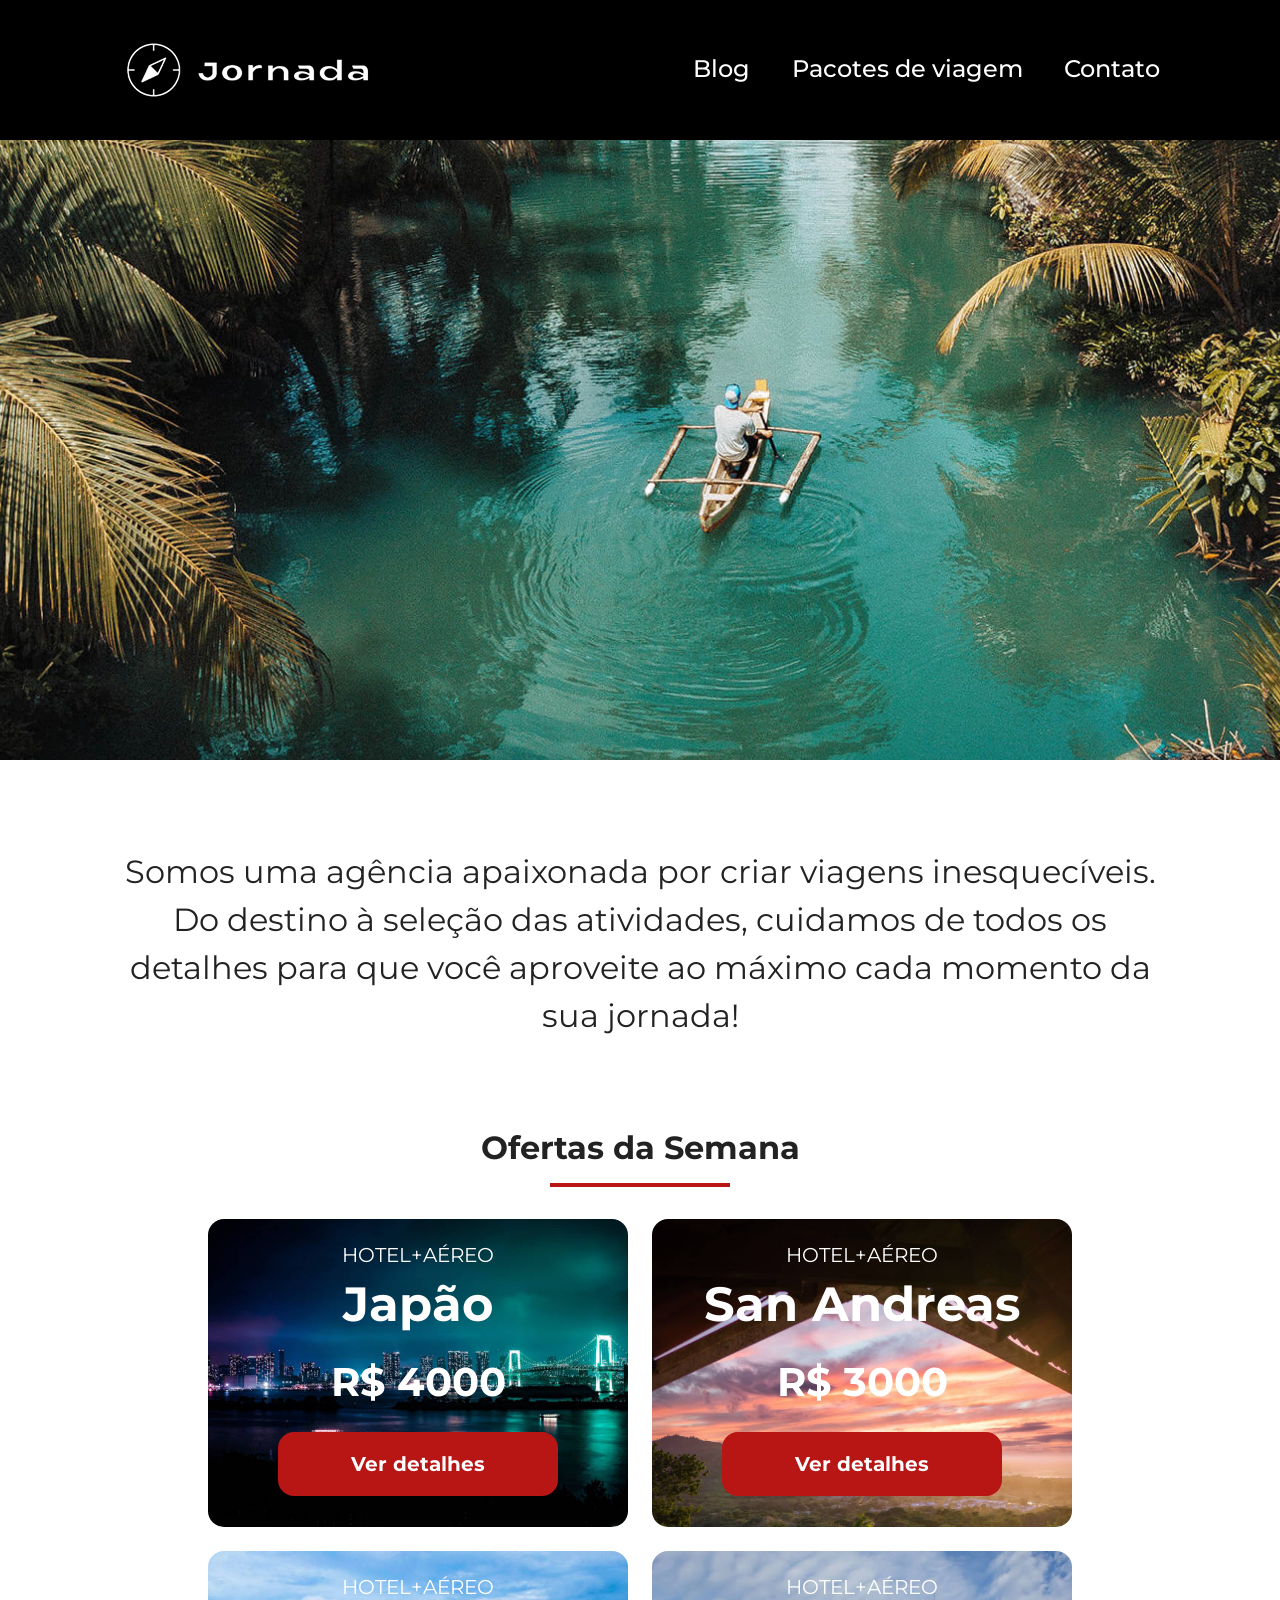
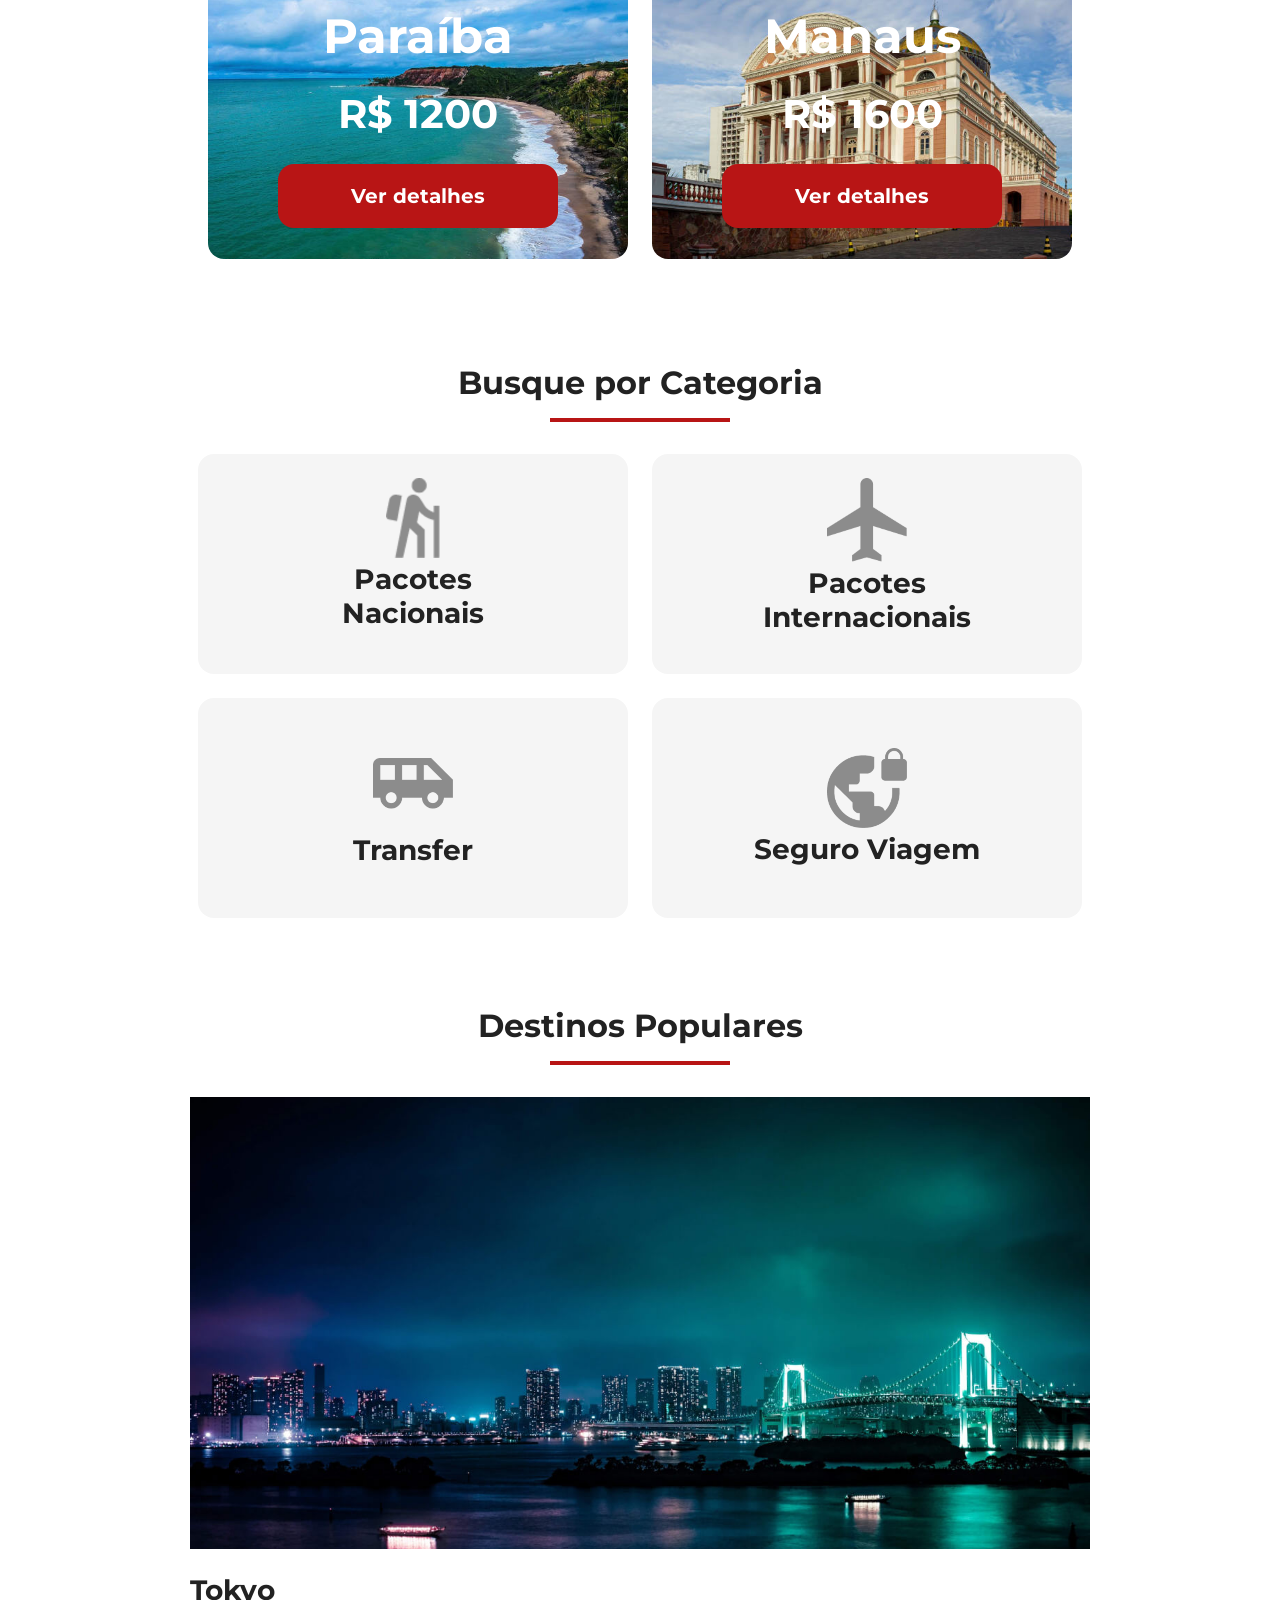
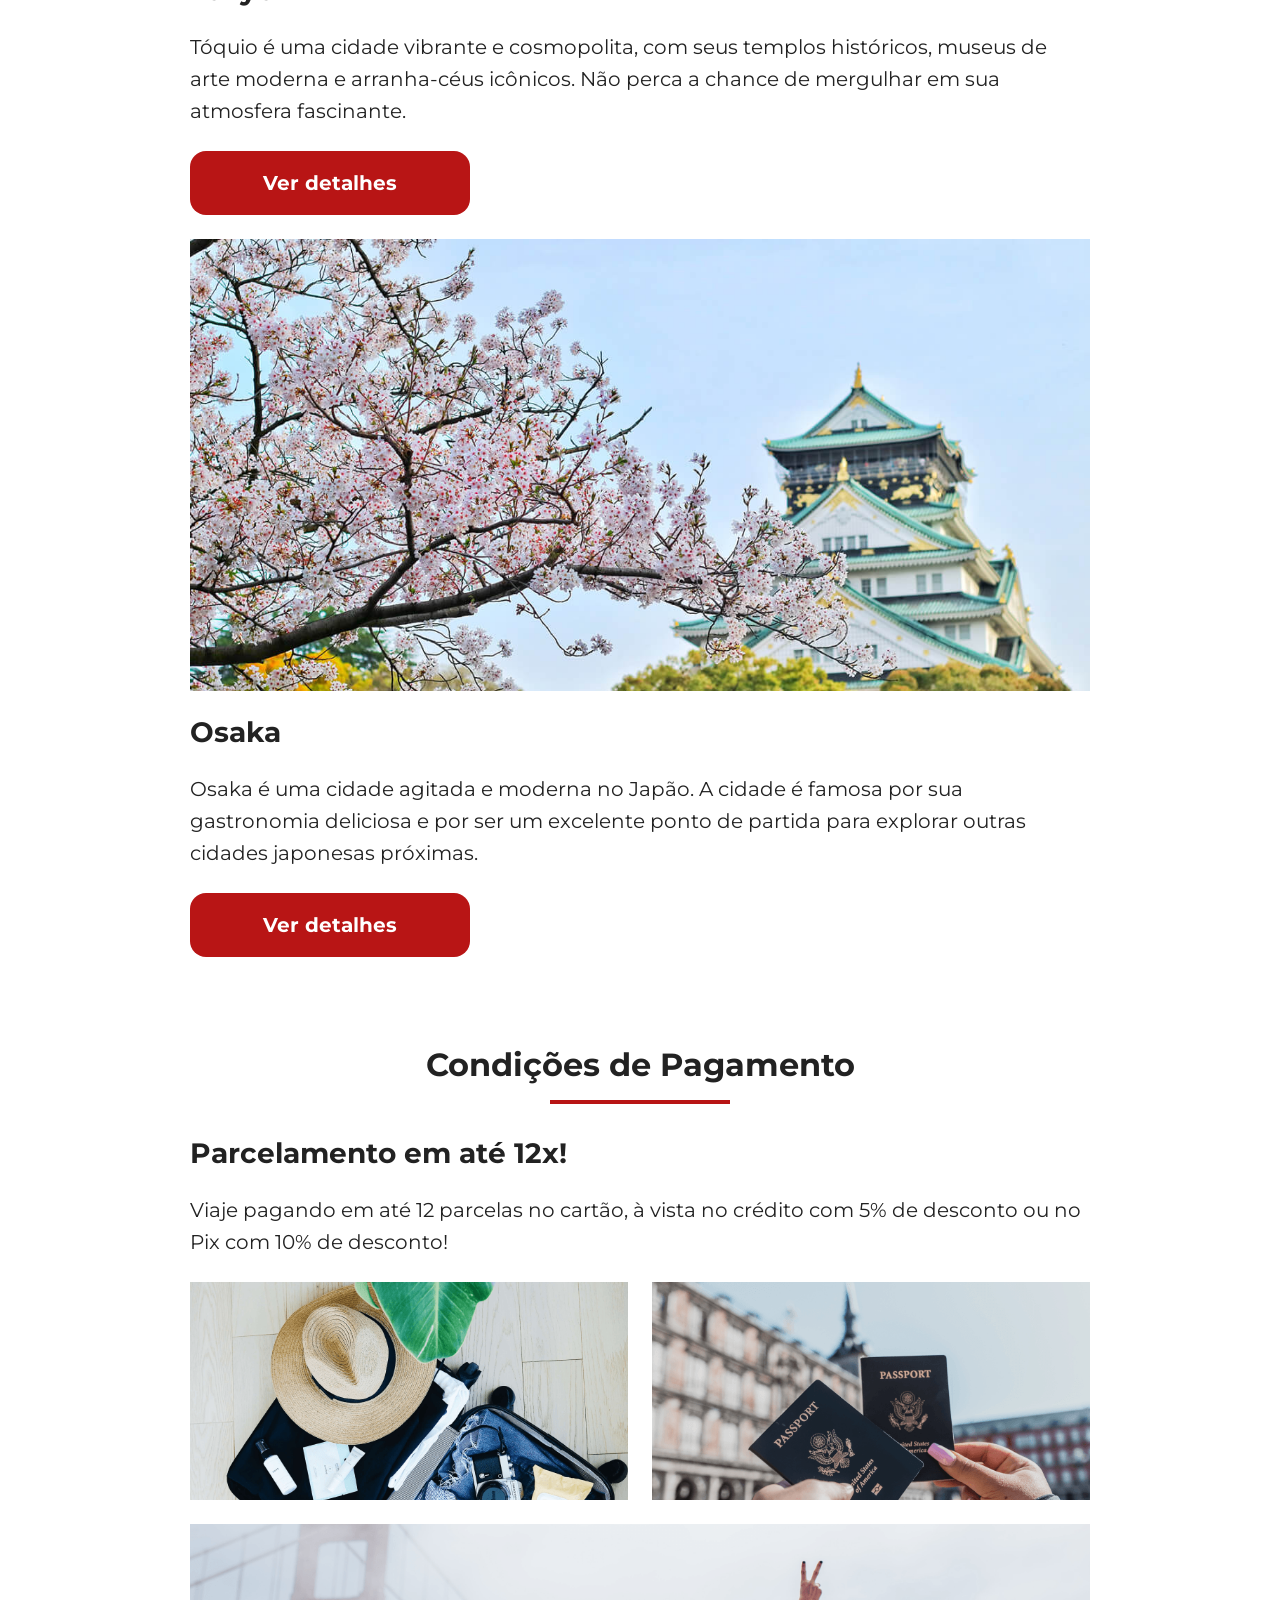
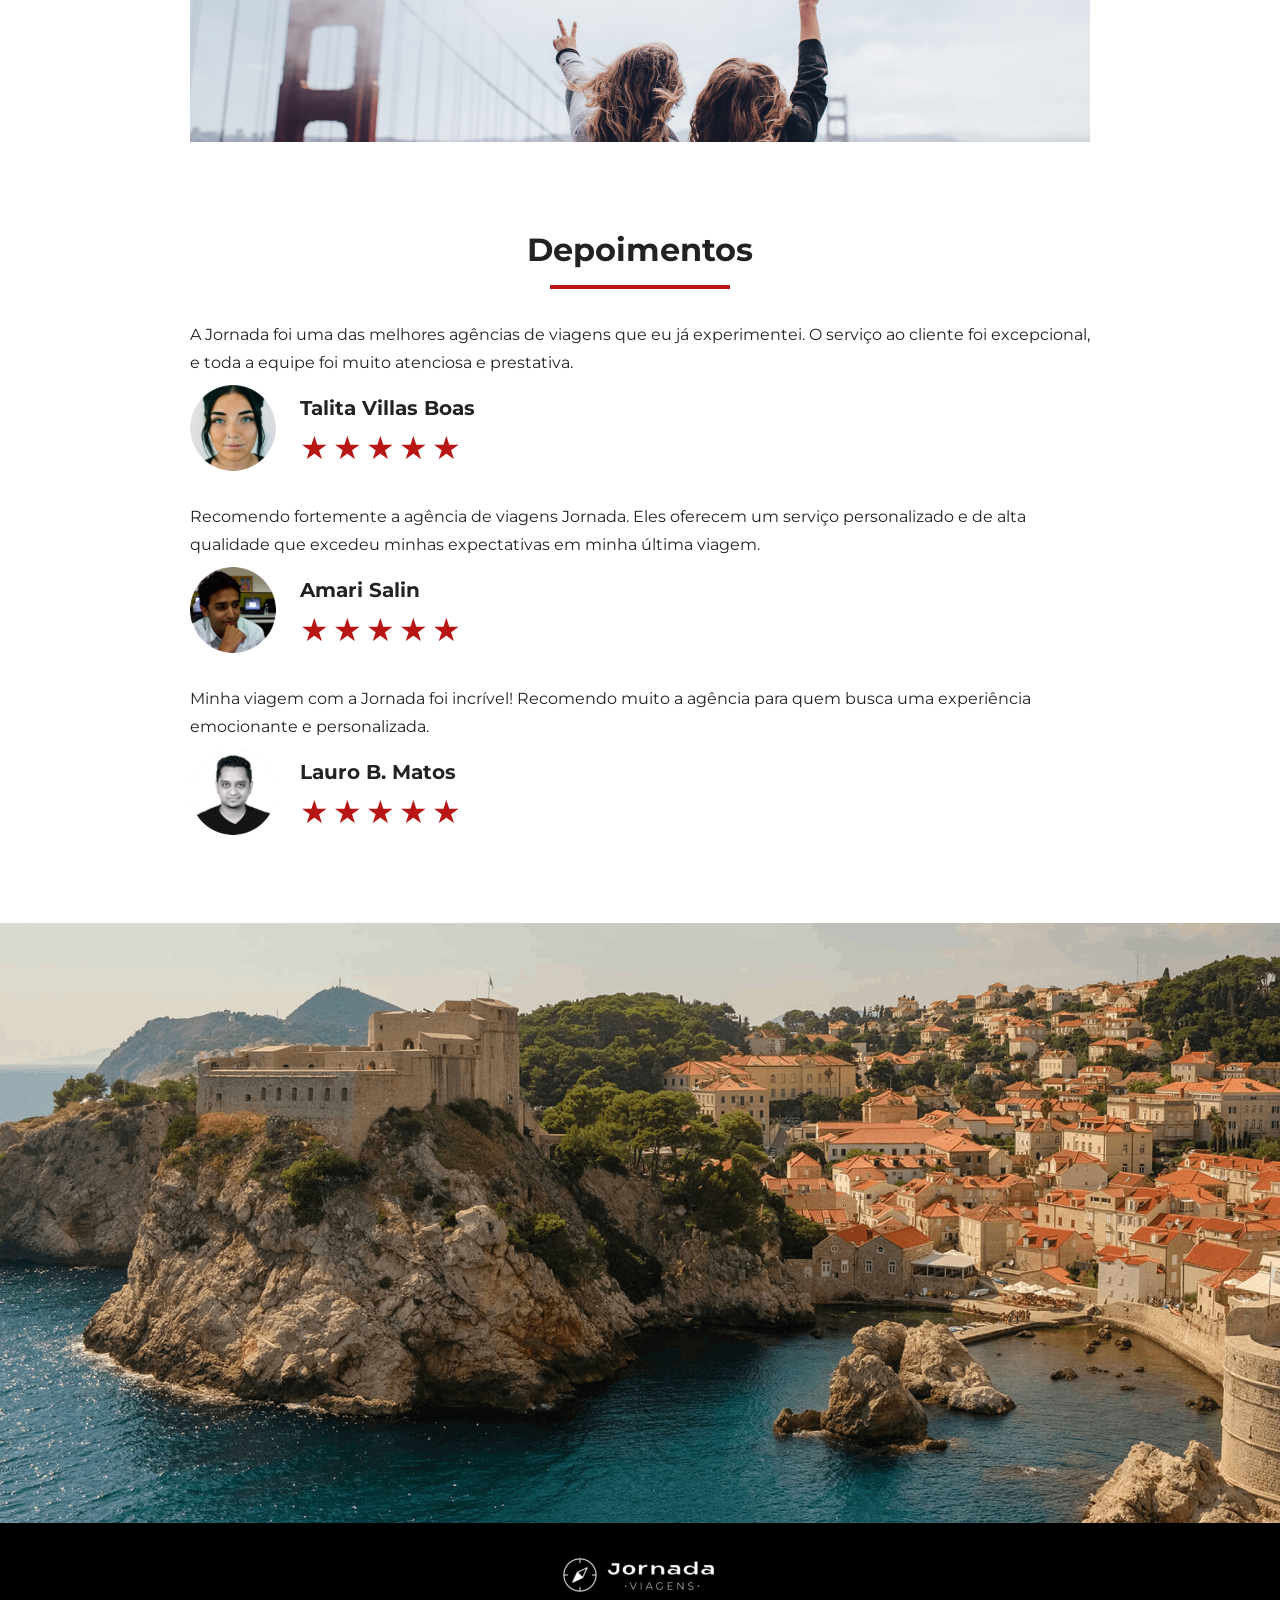
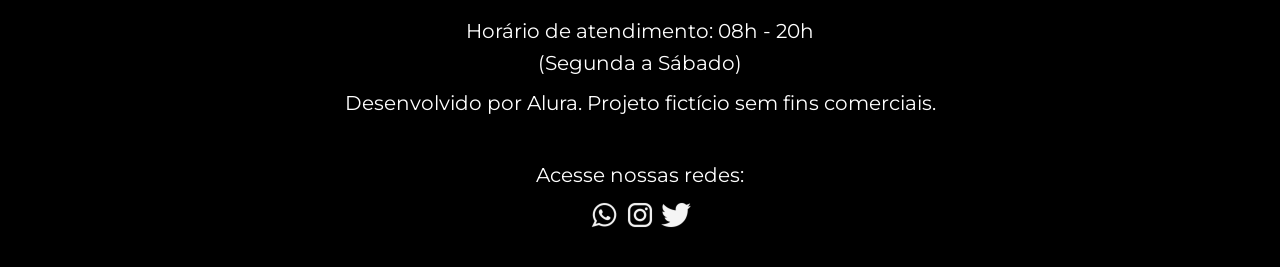
<file: index.html>
<!doctype html>
<html lang="pt-BR">
  <head>
    <meta charset="UTF-8" />
    <meta name="viewport" content="width=device-width, initial-scale=1.0" />
    <meta
      name="description"
      content="Jornada Viagens, uma agência apaixonada por criar viagens inesquecíveis."
    />
    <meta name="og:title" content="Jornada Viagens">
    <meta name="og:description" content="Jornada Viagens, uma agência apaixonada por criar viagens inesquecíveis.">
    <meta name="og:image" content="https://yazancan.github.io/jornada-viagens/img/logo-footer.png">
    <meta name="og:type" content="website">
    <meta name="og:url" content="https://yazancan.github.io/jornada-viagens">

    <link rel="icon" href="/jornada-viagens/favico.svg" type="xml/svg" />
    <link rel="stylesheet" href="./css/style.css" />
    <title>Jornada Viagens</title>
  </head>
  <body>
    <header class="main-header">
      <a class="logo" href="index.html" title="Voltar para a página inicial">
        <img
          class="img-mobile"
          src="img/bussola-jornada-branca.png"
          alt="Bussola do logo Jornada Viagens na cor branca"
        />
        <img
          class="img-desktop"
          src="img/bussola-texto-jornada-branca.png"
          alt="Logo Jornada Viagens na cor branca"
        />
      </a>
      <div class="navigation-menu">
        <label for="menu">
          <img src="img/menu.png" alt="menu" />
        </label>
        <input type="checkbox" id="menu" hidden />
        <nav>
          <ul class="list-links">
            <li>
              <a href="blog-da-jornada.html" target="_blank" title="Acessar Blog">Blog</a>
            </li>
            <li>
              <a
                href="pacotes-de-viagem.html"
                target="_blank"
                title="Acessar Pacotes de Viagem"
                >Pacotes de viagem</a
              >
            </li>
            <li>
              <a href="contatos.html" target="_blank" title="Acessar Contato"
                >Contato</a
              >
            </li>
          </ul>
        </nav>
      </div>
    </header>
    <main>
      <section class="hero">
        <div class="hero-img"></div>
        <h2>
          Somos uma agência apaixonada por criar viagens inesquecíveis. Do
          destino à seleção das atividades, cuidamos de todos os detalhes para
          que você aproveite ao máximo cada momento da sua jornada!
        </h2>
      </section>
      <section class="offers">
        <div class="section-title">
          <h2>Ofertas da Semana</h2>
          <hr />
        </div>
        <div class="offers-cards">
          <article class="card japao">
            <header>
              <p>HOTEL+AÉREO</p>
              <h3>
                Japão <br />
                <span>R$ 4000</span>
              </h3>
            </header>
            <footer>
              <a href="#" class="button">Ver detalhes</a>
            </footer>
          </article>
          <article class="card san-andreas">
            <header>
              <p>HOTEL+AÉREO</p>
              <h3>
                San Andreas <br />
                <span>R$ 3000</span>
              </h3>
            </header>
            <footer>
              <a href="#" class="button">Ver detalhes</a>
            </footer>
          </article>
          <article class="card paraiba">
            <header>
              <p>HOTEL+AÉREO</p>
              <h3>
                Paraíba <br />
                <span>R$ 1200</span>
              </h3>
            </header>
            <footer>
              <a href="#" class="button">Ver detalhes</a>
            </footer>
          </article>
          <article class="card manaus">
            <header>
              <p>HOTEL+AÉREO</p>
              <h3>
                Manaus <br />
                <span>R$ 1600</span>
              </h3>
            </header>
            <footer>
              <a href="#" class="button">Ver detalhes</a>
            </footer>
          </article>
        </div>
      </section>
      <section class="categories">
        <div class="section-title">
          <h2>Busque por Categoria</h2>
          <hr />
        </div>
        <div class="categories-cards">
          <a
            class="card"
            href="#"
            target="_blank"
            title="Busque pela categoria Pacotes Nacionais"
          >
            <img
              src="img/icone-pacotes-nacionais.png"
              alt="ícone cinza representando uma pessoa fazendo tracking"
            />
            <h3 class="content-title">
              Pacotes <br />
              Nacionais
            </h3>
          </a>
          <a
            class="card"
            href="#"
            target="_blank"
            title="Busque pela categoria Pacotes Internacionais"
          >
            <img
              src="img/icone-pacotes-internacionais.png"
              alt="ícone cinza representando um avião"
            />
            <h3 class="content-title">
              Pacotes <br />
              Internacionais
            </h3>
          </a>
          <a
            class="card single-line transfer"
            class="card"
            href="#"
            target="_blank"
            title="Busque pela categoria Transfer"
          >
            <img
              src="img/icone-transfer.png"
              alt="ícone cinza representando um ônibus"
            />
            <h3 class="content-title">Transfer</h3>
          </a>
          <a
            class="card single-line"
            class="card"
            href="#"
            target="_blank"
            title="Busque pela categoria Seguro Viagem"
          >
            <img
              src="img/icone-seguro-viagem.png"
              alt="ícone cinza representando o planeta terra com um cadeado"
            />
            <h3 class="content-title">Seguro Viagem</h3>
          </a>
        </div>
      </section>
      <section class="destinations">
        <div class="section-title">
          <h2>Destinos Populares</h2>
          <hr />
        </div>
        <div class="destination-items">
          <article class="item tokyo">
            <header>
              <div class="img-item"></div>
              <h3 class="content-title">Tokyo</h3>
            </header>
            <p class="content-text">
              Tóquio é uma cidade vibrante e cosmopolita, com seus templos
              históricos, museus de arte moderna e arranha-céus icônicos. Não
              perca a chance de mergulhar em sua atmosfera fascinante.
            </p>
            <footer>
              <a
                href="#"
                class="button"
                target="_blank"
                title="Veja mais detalhes do destino Tokyo"
                >Ver detalhes</a
              >
            </footer>
          </article>
          <article class="item osaka">
            <header>
              <div class="img-item"></div>
              <h3 class="content-title">Osaka</h3>
            </header>
            <p class="content-text">
              Osaka é uma cidade agitada e moderna no Japão. A cidade é famosa
              por sua gastronomia deliciosa e por ser um excelente ponto de
              partida para explorar outras cidades japonesas próximas.
            </p>
            <footer>
              <a
                href="#"
                class="button"
                target="_blank"
                title="Veja mais detalhes do destino Osaka"
                >Ver detalhes</a
              >
            </footer>
          </article>
        </div>
      </section>
      <section class="payments">
        <div class="section-title">
          <h2>Condições de Pagamento</h2>
          <hr />
        </div>
        <div class="content-container">
          <div class="text-content">
            <h3 class="content-title">Parcelamento em até 12x!</h3>
            <p class="content-text">
              Viaje pagando em até 12 parcelas no cartão, à vista no crédito com
              5% de desconto ou no Pix com 10% de desconto!
            </p>
          </div>
          <div class="image-gallery">
            <div class="image first"></div>
            <div class="image second"></div>
            <div class="image thirdy colspan-2"></div>
          </div>
        </div>
      </section>
      <section class="testimonials">
        <div class="section-title">
          <h2>Depoimentos</h2>
          <hr />
        </div>
        <div class="testimonial-container">
          <article>
            <header>
              <p>
                A Jornada foi uma das melhores agências de viagens que eu já
                experimentei. O serviço ao cliente foi excepcional, e toda a
                equipe foi muito atenciosa e prestativa.
              </p>
            </header>
            <footer>
              <img
                src="img/avatar-talita.png"
                alt="Imagem de perfil da cliente Talita Villas Boas"
              />
              <div class="profile-content">
                <h3>Talita Villas Boas</h3>
                <div class="rating">
                  <span class="star">★</span>
                  <span class="star">★</span>
                  <span class="star">★</span>
                  <span class="star">★</span>
                  <span class="star">★</span>
                </div>
              </div>
            </footer>
          </article>
          <article>
            <header>
              <p>
                Recomendo fortemente a agência de viagens Jornada. Eles oferecem
                um serviço personalizado e de alta qualidade que excedeu minhas
                expectativas em minha última viagem.
              </p>
            </header>
            <footer>
              <img
                src="img/avatar-amari.png"
                alt="Imagem de perfil do cliente Amari Salin"
              />
              <div class="profile-content">
                <h3>Amari Salin</h3>
                <div class="rating">
                  <span class="star">★</span>
                  <span class="star">★</span>
                  <span class="star">★</span>
                  <span class="star">★</span>
                  <span class="star">★</span>
                </div>
              </div>
            </footer>
          </article>
          <article>
            <header>
              <p>
                Minha viagem com a Jornada foi incrível! Recomendo muito a
                agência para quem busca uma experiência emocionante e
                personalizada.
              </p>
            </header>
            <footer>
              <img
                src="img/avatar-lauro.png"
                alt="Imagem de perfil do cliente Lauro B. Matos"
              />
              <div class="profile-content">
                <h3>Lauro B. Matos</h3>
                <div class="rating">
                  <span class="star">★</span>
                  <span class="star">★</span>
                  <span class="star">★</span>
                  <span class="star">★</span>
                  <span class="star">★</span>
                </div>
              </div>
            </footer>
          </article>
        </div>
      </section>
      <section class="bottom-hero">
        <div class="hero-img"></div>
      </section>
    </main>
    <footer class="main-footer">
      <div class="footer-content">
        <img
          src="img/logo-footer.png"
          alt="Logo Jornada Viagens na cor branca"
        />
        <p>
          Horário de atendimento: 08h - 20h <br />
          (Segunda a Sábado)
        </p>
        <p>Desenvolvido por Alura. Projeto fictício sem fins comerciais.</p>
      </div>
      <div class="footer-social">
        <p>Acesse nossas redes:</p>
        <a
          href="#"
          target="_blank"
          title="Entre em contato através do WhatsApp do Jornada Viagens"
        >
          <img
            src="img/icone-whatsapp.png"
            alt="icone do WhatsApp na cor branca"
          />
        </a>
        <a
          href="#"
          target="_blank"
          title="Acesse o Instagram do Jornada Viagens"
        >
          <img
            src="img/icone-instagram.png"
            alt="icone do Instagram na cor branca"
          />
        </a>
        <a href="#" target="_blank" title="Acesse o Twitter do Jornada Viagens">
          <img
            src="img/icone-twitter.png"
            alt="icone do Twitter na cor branca"
          />
        </a>
      </div>
    </footer>
  </body>
</html>
</file>
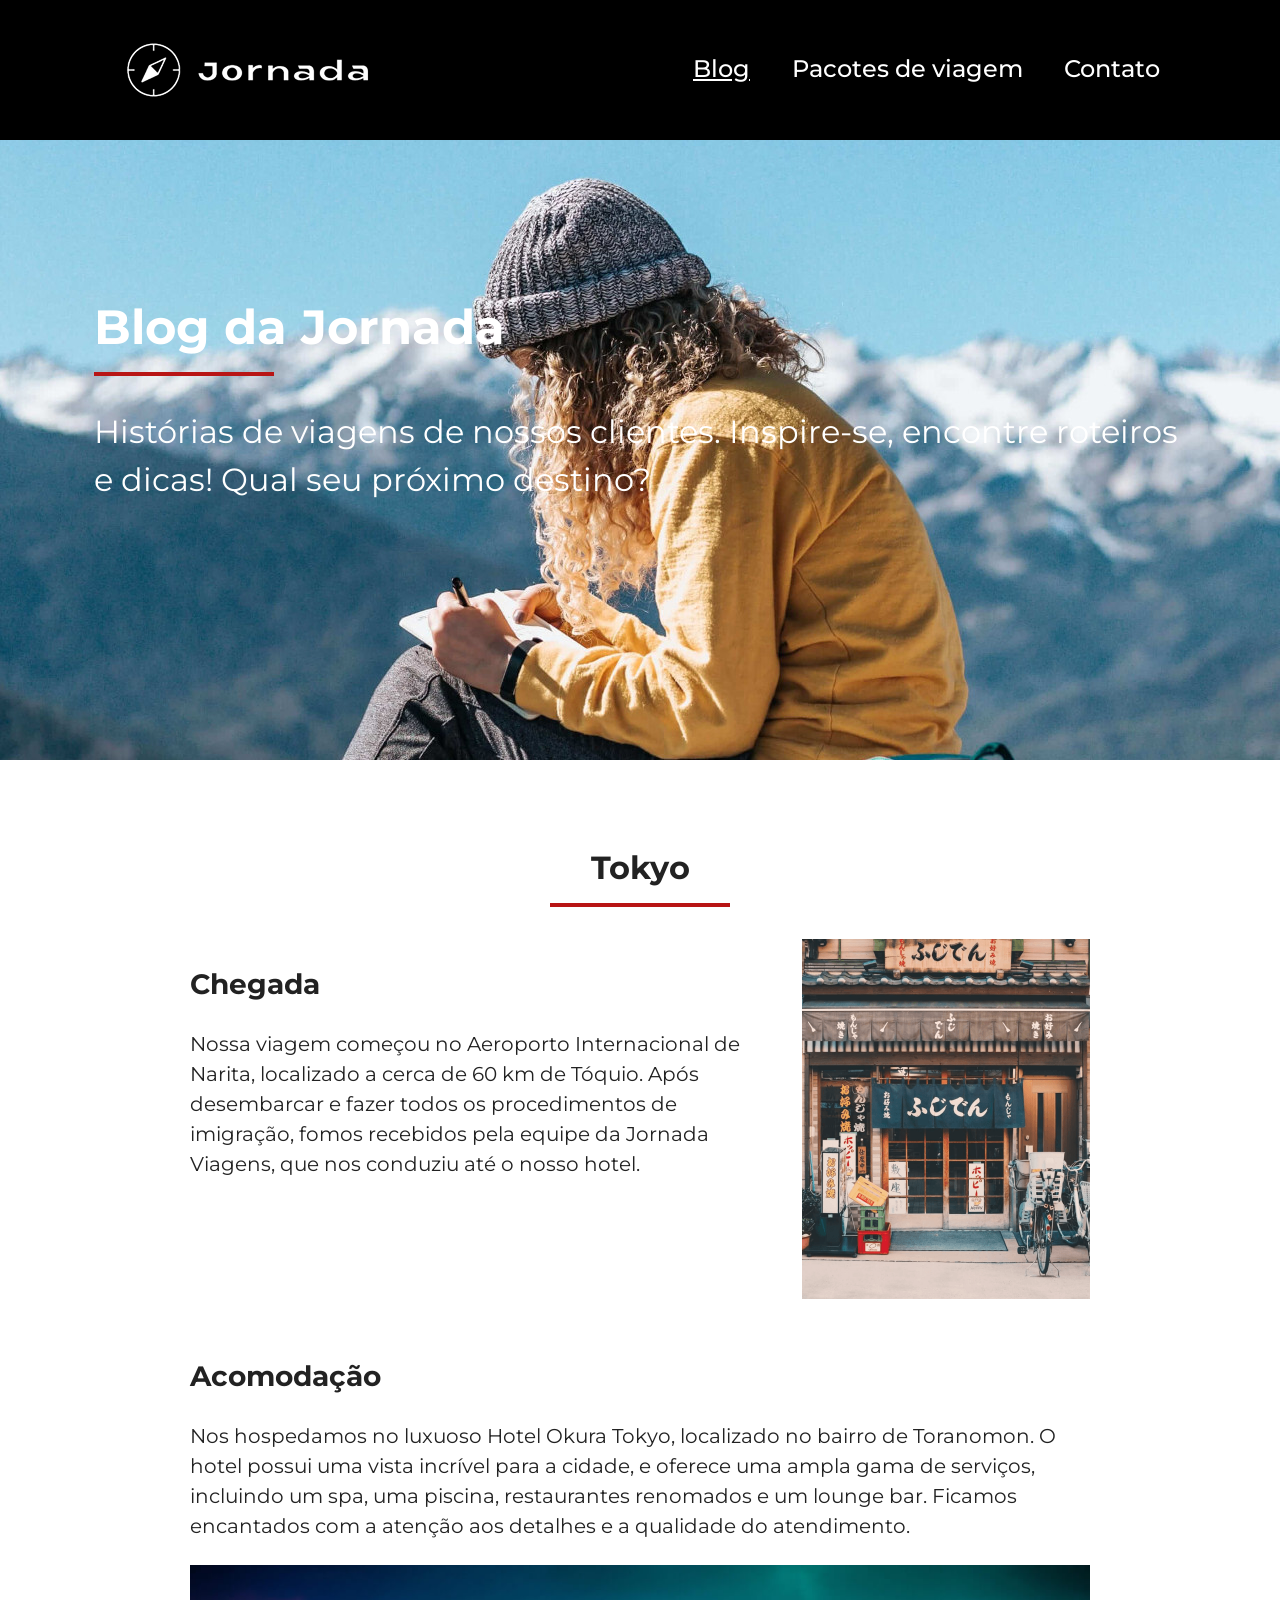
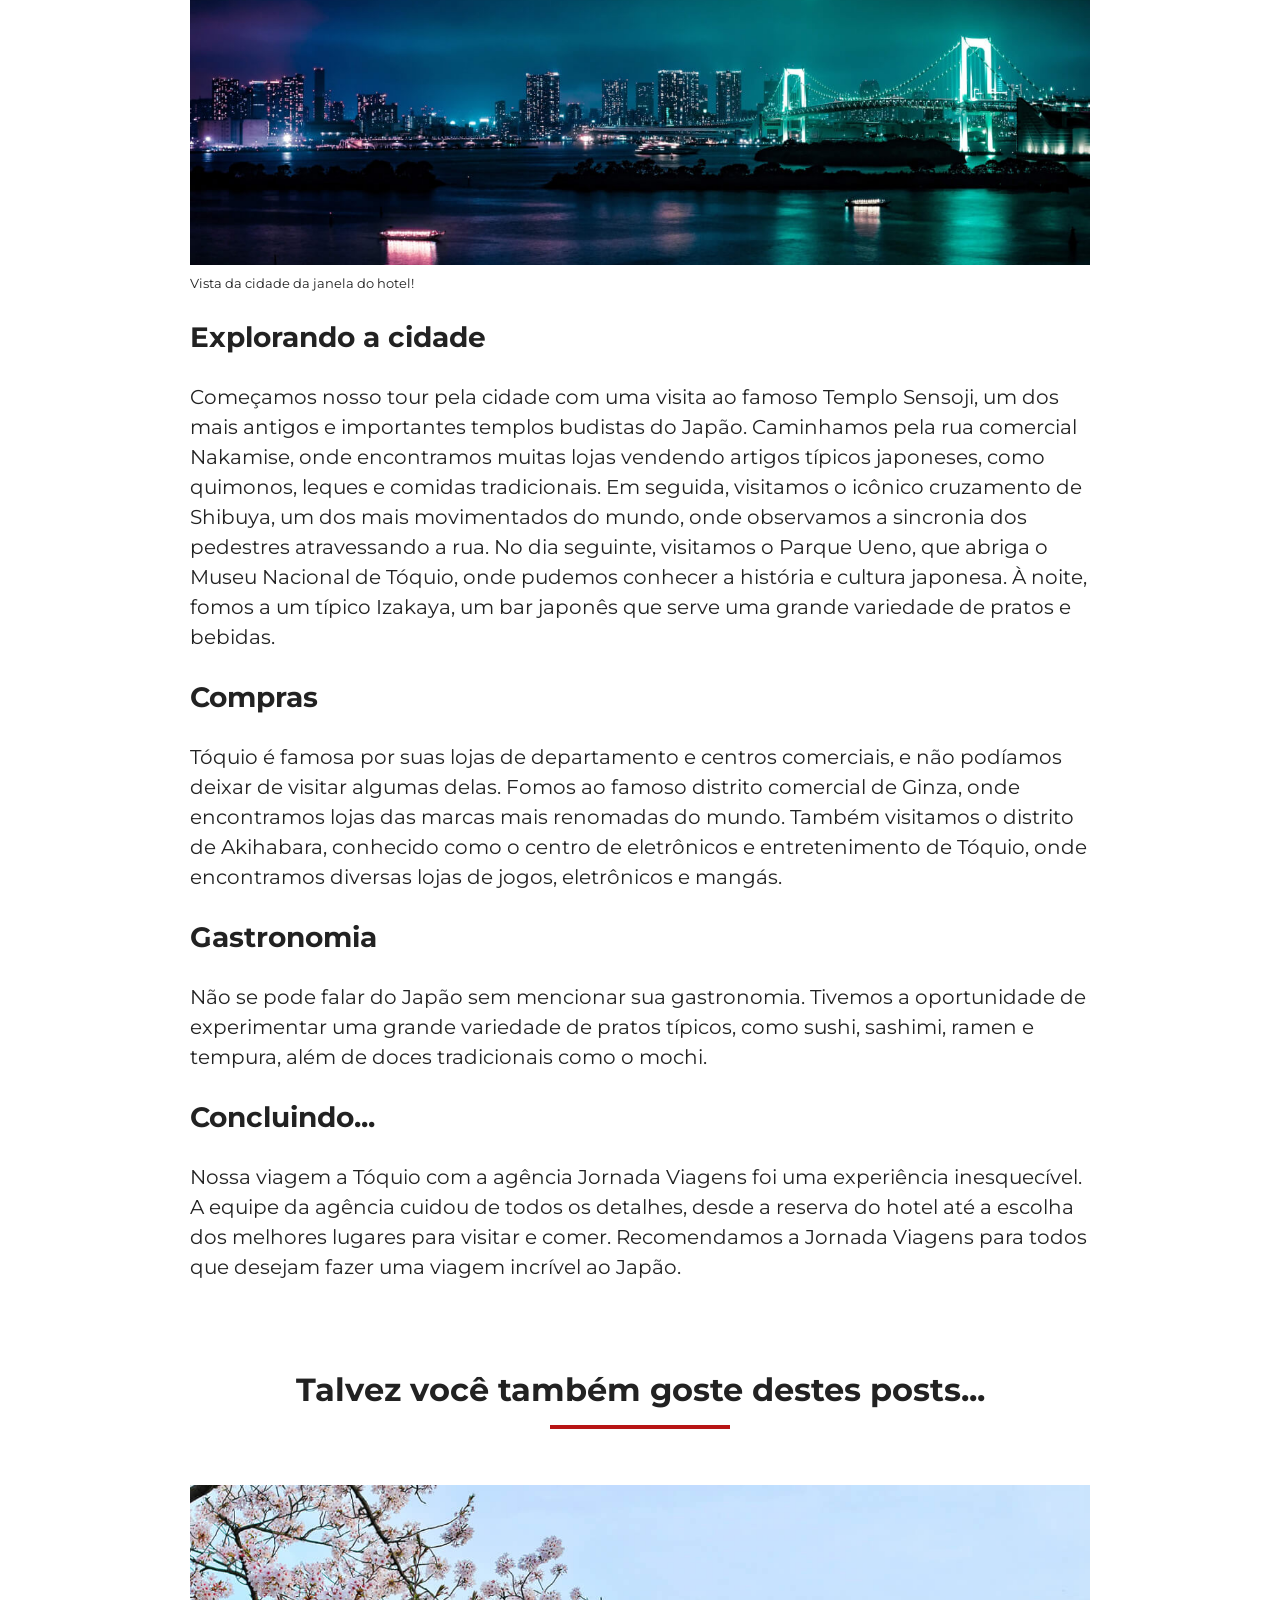
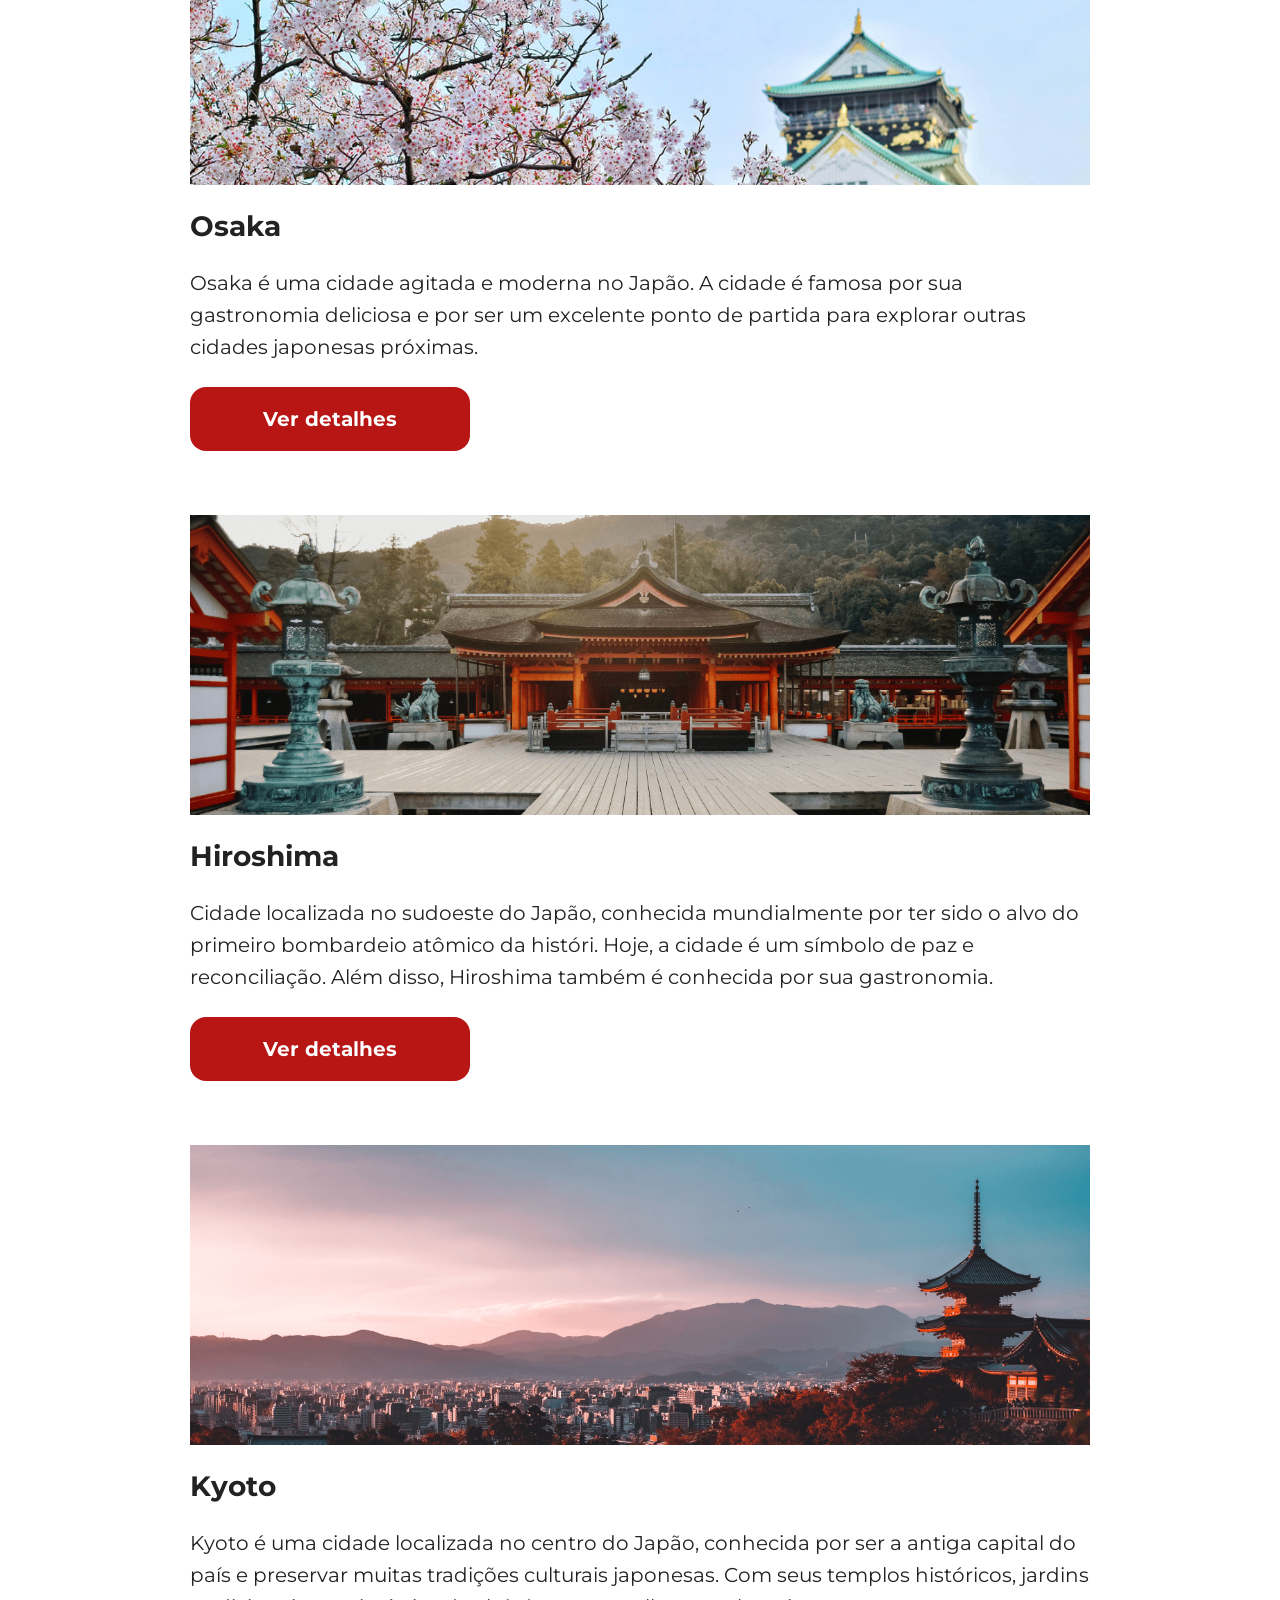
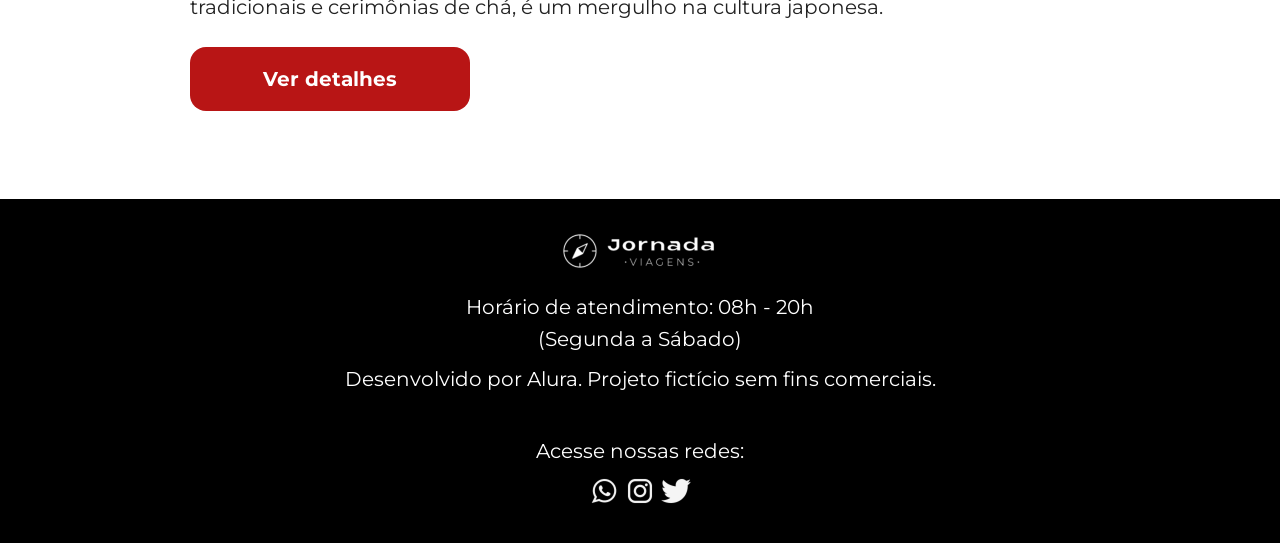
<file: blog-da-jornada.html>
<!doctype html>
<html lang="pt-BR">
  <head>
    <meta charset="UTF-8" />
    <meta name="viewport" content="width=device-width, initial-scale=1.0" />

    <meta
      name="description"
      content="Jornada Viagens, uma agência apaixonada por criar viagens inesquecíveis."
    />
    <meta name="og:title" content="Jornada Viagens" />
    <meta
      name="og:description"
      content="Jornada Viagens, uma agência apaixonada por criar viagens inesquecíveis."
    />
    <meta
      name="og:image"
      content="https://yazancan.github.io/jornada-viagens/img/logo-footer.png"
    />
    <meta name="og:type" content="website" />
    <meta name="og:url" content="https://yazancan.github.io/jornada-viagens" />

    <link rel="icon" href="/jornada-viagens/favico.svg" type="xml/svg" />
    <link rel="stylesheet" href="./css/style.css" />
    <title>Blog da Jornada</title>
  </head>
  <body>
    <header class="main-header">
      <a class="logo" href="index.html" title="Voltar para a página inicial">
        <img
          class="img-mobile"
          src="img/bussola-jornada-branca.png"
          alt="Bussola do logo Jornada Viagens na cor branca"
        />
        <img
          class="img-desktop"
          src="img/bussola-texto-jornada-branca.png"
          alt="Logo Jornada Viagens na cor branca"
        />
      </a>
      <div class="navigation-menu">
        <label for="menu">
          <img src="img/menu.png" alt="menu" />
        </label>
        <input type="checkbox" id="menu" hidden />
        <nav>
          <ul class="list-links">
            <li>
              <a
                class="active"
                href="blog-da-jornada.html"
                target="_blank"
                title="Acessar Blog"
                >Blog</a
              >
            </li>
            <li>
              <a
                href="pacotes-de-viagem.html"
                target="_blank"
                title="Acessar Pacotes de Viagem"
                >Pacotes de viagem</a
              >
            </li>
            <li>
              <a href="contatos.html" target="_blank" title="Acessar Contato"
                >Contato</a
              >
            </li>
          </ul>
        </nav>
      </div>
    </header>
    <main>
      <section class="hero-blog">
        <div class="hero-img-blog">
          <div class="section-title">
            <h1>Blog da Jornada</h1>
            <hr />
            <p class="content-text">
              Histórias de viagens de nossos clientes. Inspire-se, encontre
              roteiros e dicas! Qual seu próximo destino?
            </p>
          </div>
        </div>
      </section>
      <section class="blog-content">
        <div class="section-title">
          <h2>Tokyo</h2>
          <hr />
        </div>
        <div class="arrival">
          <div>
            <h3>Chegada</h3>
            <p>
              Nossa viagem começou no Aeroporto Internacional de Narita,
              localizado a cerca de 60 km de Tóquio. Após desembarcar e fazer
              todos os procedimentos de imigração, fomos recebidos pela equipe
              da Jornada Viagens, que nos conduziu até o nosso hotel.
            </p>
          </div>
          <div class="img-item"></div>
        </div>
        <div class="accommodation">
          <h3>Acomodação</h3>
          <p>
            Nos hospedamos no luxuoso Hotel Okura Tokyo, localizado no bairro de
            Toranomon. O hotel possui uma vista incrível para a cidade, e
            oferece uma ampla gama de serviços, incluindo um spa, uma piscina,
            restaurantes renomados e um lounge bar. Ficamos encantados com a
            atenção aos detalhes e a qualidade do atendimento.
          </p>
          <div class="img-item"></div>
          <small class="small-img-item"
            >Vista da cidade da janela do hotel!</small
          >
        </div>
        <div class="exploring-the-city">
          <h3>Explorando a cidade</h3>
          <p>
            Começamos nosso tour pela cidade com uma visita ao famoso Templo
            Sensoji, um dos mais antigos e importantes templos budistas do
            Japão. Caminhamos pela rua comercial Nakamise, onde encontramos
            muitas lojas vendendo artigos típicos japoneses, como quimonos,
            leques e comidas tradicionais. Em seguida, visitamos o icônico
            cruzamento de Shibuya, um dos mais movimentados do mundo, onde
            observamos a sincronia dos pedestres atravessando a rua. No dia
            seguinte, visitamos o Parque Ueno, que abriga o Museu Nacional de
            Tóquio, onde pudemos conhecer a história e cultura japonesa. À
            noite, fomos a um típico Izakaya, um bar japonês que serve uma
            grande variedade de pratos e bebidas.
          </p>
        </div>
        <div class="shopping">
          <h3>Compras</h3>
          <p>
            Tóquio é famosa por suas lojas de departamento e centros comerciais,
            e não podíamos deixar de visitar algumas delas. Fomos ao famoso
            distrito comercial de Ginza, onde encontramos lojas das marcas mais
            renomadas do mundo. Também visitamos o distrito de Akihabara,
            conhecido como o centro de eletrônicos e entretenimento de Tóquio,
            onde encontramos diversas lojas de jogos, eletrônicos e mangás.
          </p>
        </div>
        <div class="gastronomy">
          <h3>Gastronomia</h3>
          <p>
            Não se pode falar do Japão sem mencionar sua gastronomia. Tivemos a
            oportunidade de experimentar uma grande variedade de pratos típicos,
            como sushi, sashimi, ramen e tempura, além de doces tradicionais
            como o mochi.
          </p>
        </div>
        <div class="concluding">
          <h3>Concluindo...</h3>
          <p>
            Nossa viagem a Tóquio com a agência Jornada Viagens foi uma
            experiência inesquecível. A equipe da agência cuidou de todos os
            detalhes, desde a reserva do hotel até a escolha dos melhores
            lugares para visitar e comer. Recomendamos a Jornada Viagens para
            todos que desejam fazer uma viagem incrível ao Japão.
          </p>
        </div>
      </section>
      <section class="other-posts">
        <div class="section-title">
          <h2>Talvez você também goste destes posts...</h2>
          <hr />
        </div>
        <div class="other-posts-content">
          <article class="item osaka">
            <header>
              <div class="img-item"></div>
              <h3 class="content-title">Osaka</h3>
            </header>
            <p class="content-text">
              Osaka é uma cidade agitada e moderna no Japão. A cidade é famosa
              por sua gastronomia deliciosa e por ser um excelente ponto de
              partida para explorar outras cidades japonesas próximas.
            </p>
            <footer>
              <a
                href="#"
                class="button"
                target="_blank"
                title="Veja mais detalhes do destino Osaka"
                >Ver detalhes</a
              >
            </footer>
          </article>
          <article class="item hiroshima">
            <header>
              <div class="img-item"></div>
              <h3 class="content-title">Hiroshima</h3>
            </header>
            <p class="content-text">
              Cidade localizada no sudoeste do Japão, conhecida mundialmente por
              ter sido o alvo do primeiro bombardeio atômico da históri. Hoje, a
              cidade é um símbolo de paz e reconciliação. Além disso, Hiroshima
              também é conhecida por sua gastronomia.
            </p>
            <footer>
              <a
                href="#"
                class="button"
                target="_blank"
                title="Veja mais detalhes do destino Hiroshima"
                >Ver detalhes</a
              >
            </footer>
          </article>
          <article class="item kyoto">
            <header>
              <div class="img-item"></div>
              <h3 class="content-title">Kyoto</h3>
            </header>
            <p class="content-text">
              Kyoto é uma cidade localizada no centro do Japão, conhecida por
              ser a antiga capital do país e preservar muitas tradições
              culturais japonesas. Com seus templos históricos, jardins
              tradicionais e cerimônias de chá, é um mergulho na cultura
              japonesa.
            </p>
            <footer>
              <a
                href="#"
                class="button"
                target="_blank"
                title="Veja mais detalhes do destino Kyoto"
                >Ver detalhes</a
              >
            </footer>
          </article>
        </div>
      </section>
    </main>
    <footer class="main-footer">
      <div class="footer-content">
        <img
          src="img/logo-footer.png"
          alt="Logo Jornada Viagens na cor branca"
        />
        <p>
          Horário de atendimento: 08h - 20h <br />
          (Segunda a Sábado)
        </p>
        <p>Desenvolvido por Alura. Projeto fictício sem fins comerciais.</p>
      </div>
      <div class="footer-social">
        <p>Acesse nossas redes:</p>
        <a
          href="#"
          target="_blank"
          title="Entre em contato através do WhatsApp do Jornada Viagens"
        >
          <img
            src="img/icone-whatsapp.png"
            alt="icone do WhatsApp na cor branca"
          />
        </a>
        <a
          href="#"
          target="_blank"
          title="Acesse o Instagram do Jornada Viagens"
        >
          <img
            src="img/icone-instagram.png"
            alt="icone do Instagram na cor branca"
          />
        </a>
        <a href="#" target="_blank" title="Acesse o Twitter do Jornada Viagens">
          <img
            src="img/icone-twitter.png"
            alt="icone do Twitter na cor branca"
          />
        </a>
      </div>
    </footer>
  </body>
</html>
</file>
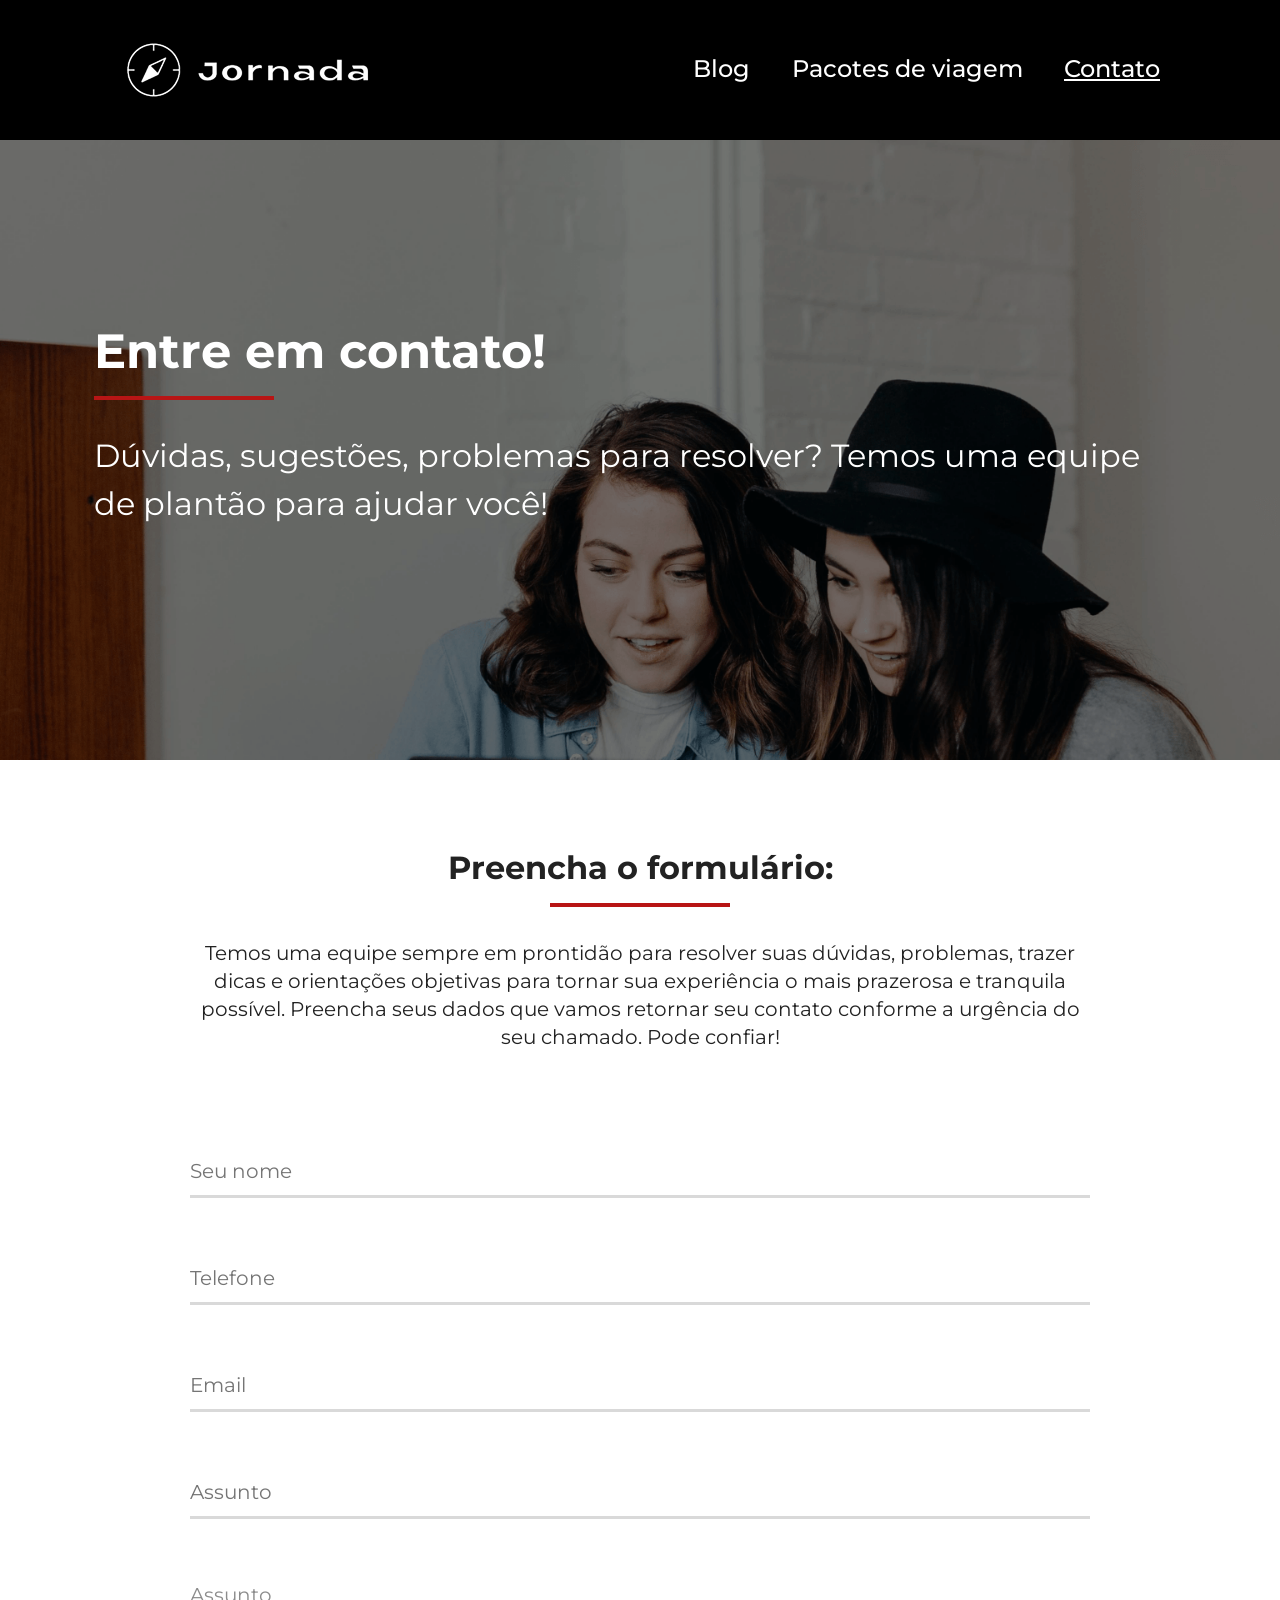
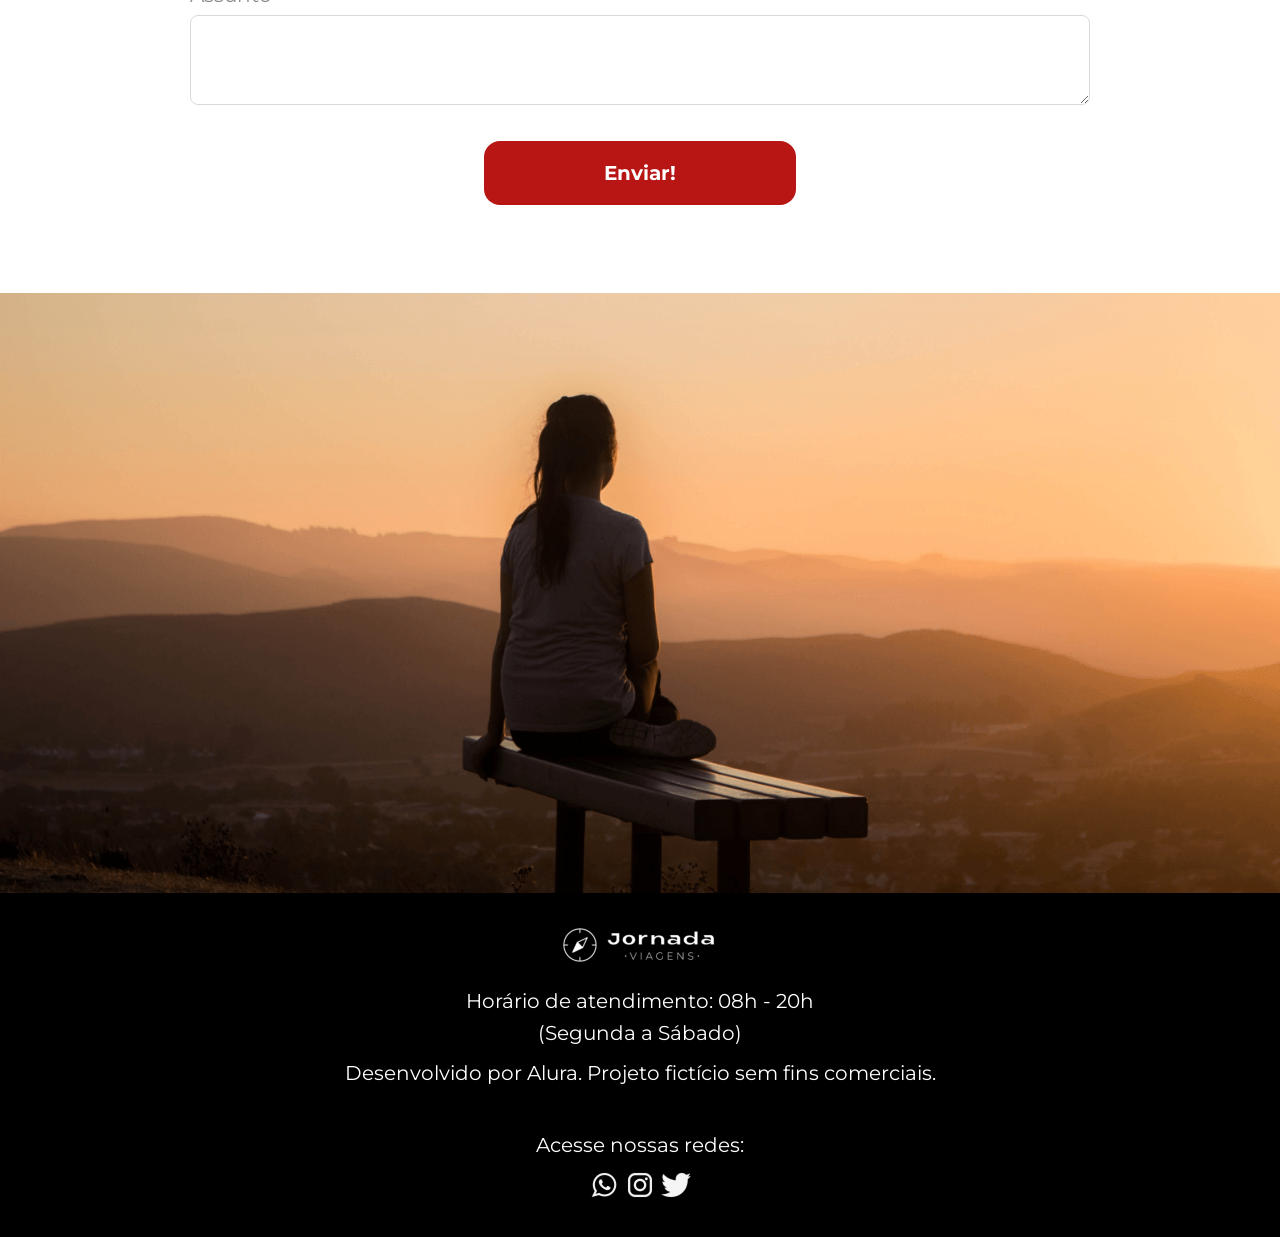
<file: contatos.html>
<!doctype html>
<html lang="pt-BR">
  <head>
    <meta charset="UTF-8" />
    <meta name="viewport" content="width=device-width, initial-scale=1.0" />
    <meta
      name="description"
      content="Jornada Viagens, uma agência apaixonada por criar viagens inesquecíveis."
    />
    <meta name="og:title" content="Jornada Viagens" />
    <meta
      name="og:description"
      content="Jornada Viagens, uma agência apaixonada por criar viagens inesquecíveis."
    />
    <meta
      name="og:image"
      content="https://yazancan.github.io/jornada-viagens/img/logo-footer.png"
    />
    <meta name="og:type" content="website" />
    <meta name="og:url" content="https://yazancan.github.io/jornada-viagens" />

    <link rel="icon" href="/jornada-viagens/favico.svg" type="xml/svg" />
    <link rel="stylesheet" href="./css/style.css" />
    <title>Contato</title>
  </head>
  <body>
    <header class="main-header">
      <a class="logo" href="index.html" title="Voltar para a página inicial">
        <img
          class="img-mobile"
          src="img/bussola-jornada-branca.png"
          alt="Bussola do logo Jornada Viagens na cor branca"
        />
        <img
          class="img-desktop"
          src="img/bussola-texto-jornada-branca.png"
          alt="Logo Jornada Viagens na cor branca"
        />
      </a>
      <div class="navigation-menu">
        <label for="menu">
          <img src="img/menu.png" alt="menu" />
        </label>
        <input type="checkbox" id="menu" hidden />
        <nav>
          <ul class="list-links">
            <li>
              <a
                href="blog-da-jornada.html"
                target="_blank"
                title="Acessar Blog"
                >Blog</a
              >
            </li>
            <li>
              <a
                href="pacotes-de-viagem.html"
                target="_blank"
                title="Acessar Pacotes de Viagem"
                >Pacotes de viagem</a
              >
            </li>
            <li>
              <a
                class="active"
                href="contatos.html"
                target="_blank"
                title="Acessar Contato"
                >Contato</a
              >
            </li>
          </ul>
        </nav>
      </div>
    </header>
    <main>
      <section class="hero-contacts">
        <div class="hero-img-contacts">
          <div class="section-title">
            <h1>Entre em contato!</h1>
            <hr />
            <p class="content-text">
              Dúvidas, sugestões, problemas para resolver? Temos uma equipe de
              plantão para ajudar você!
            </p>
          </div>
        </div>
      </section>
      <section class="formulary">
        <div class="section-title">
          <h2>Preencha o formulário:</h2>
          <hr />
          <p>
            Temos uma equipe sempre em prontidão para resolver suas dúvidas,
            problemas, trazer dicas e orientações objetivas para tornar sua
            experiência o mais prazerosa e tranquila possível. Preencha seus
            dados que vamos retornar seu contato conforme a urgência do seu
            chamado. Pode confiar!
          </p>
        </div>
        <form class="form-content" action="#" method="get">
          <div class="input-group">
            <label class="sr-only" for="name">Nome</label>
            <input
              id="name"
              type="text"
              name="userName"
              placeholder="Seu nome"
              required
            />
            <hr />
          </div>

          <div class="tel-email">
            <div class="input-group">
              <label class="sr-only" for="phoneNumber">Telefone</label>
              <input
                id="phoneNumber"
                type="tel"
                name="userPhoneNumber"
                pattern="[0-9]{11}"
                placeholder="Telefone"
              />
              <hr />
            </div>

            <div class="input-group">
              <label class="sr-only" for="email">Email</label>
              <input
                id="email"
                type="email"
                name="userEmail"
                placeholder="Email"
                required
              />
              <hr />
            </div>
          </div>

          <div class="input-group">
            <label class="sr-only" for="subject">Assunto</label>
            <input
              id="subject"
              type="text"
              name="userSubject"
              placeholder="Assunto"
            />
            <hr />
          </div>

          <div class="textarea-group">
            <label class="text-area" for="comment">Assunto</label>
            <textarea name="userComment" id="comment"></textarea>
          </div>

          <a href="#" class="button">Enviar!</a>
        </form>
      </section>
      <section class="bottom-hero-contacts">
        <div class="hero-img"></div>
      </section>
    </main>
    <footer class="main-footer">
      <div class="footer-content">
        <img
          src="img/logo-footer.png"
          alt="Logo Jornada Viagens na cor branca"
        />
        <p>
          Horário de atendimento: 08h - 20h <br />
          (Segunda a Sábado)
        </p>
        <p>Desenvolvido por Alura. Projeto fictício sem fins comerciais.</p>
      </div>
      <div class="footer-social">
        <p>Acesse nossas redes:</p>
        <a
          href="#"
          target="_blank"
          title="Entre em contato através do WhatsApp do Jornada Viagens"
        >
          <img
            src="img/icone-whatsapp.png"
            alt="icone do WhatsApp na cor branca"
          />
        </a>
        <a
          href="#"
          target="_blank"
          title="Acesse o Instagram do Jornada Viagens"
        >
          <img
            src="img/icone-instagram.png"
            alt="icone do Instagram na cor branca"
          />
        </a>
        <a href="#" target="_blank" title="Acesse o Twitter do Jornada Viagens">
          <img
            src="img/icone-twitter.png"
            alt="icone do Twitter na cor branca"
          />
        </a>
      </div>
    </footer>
  </body>
</html>
</file>
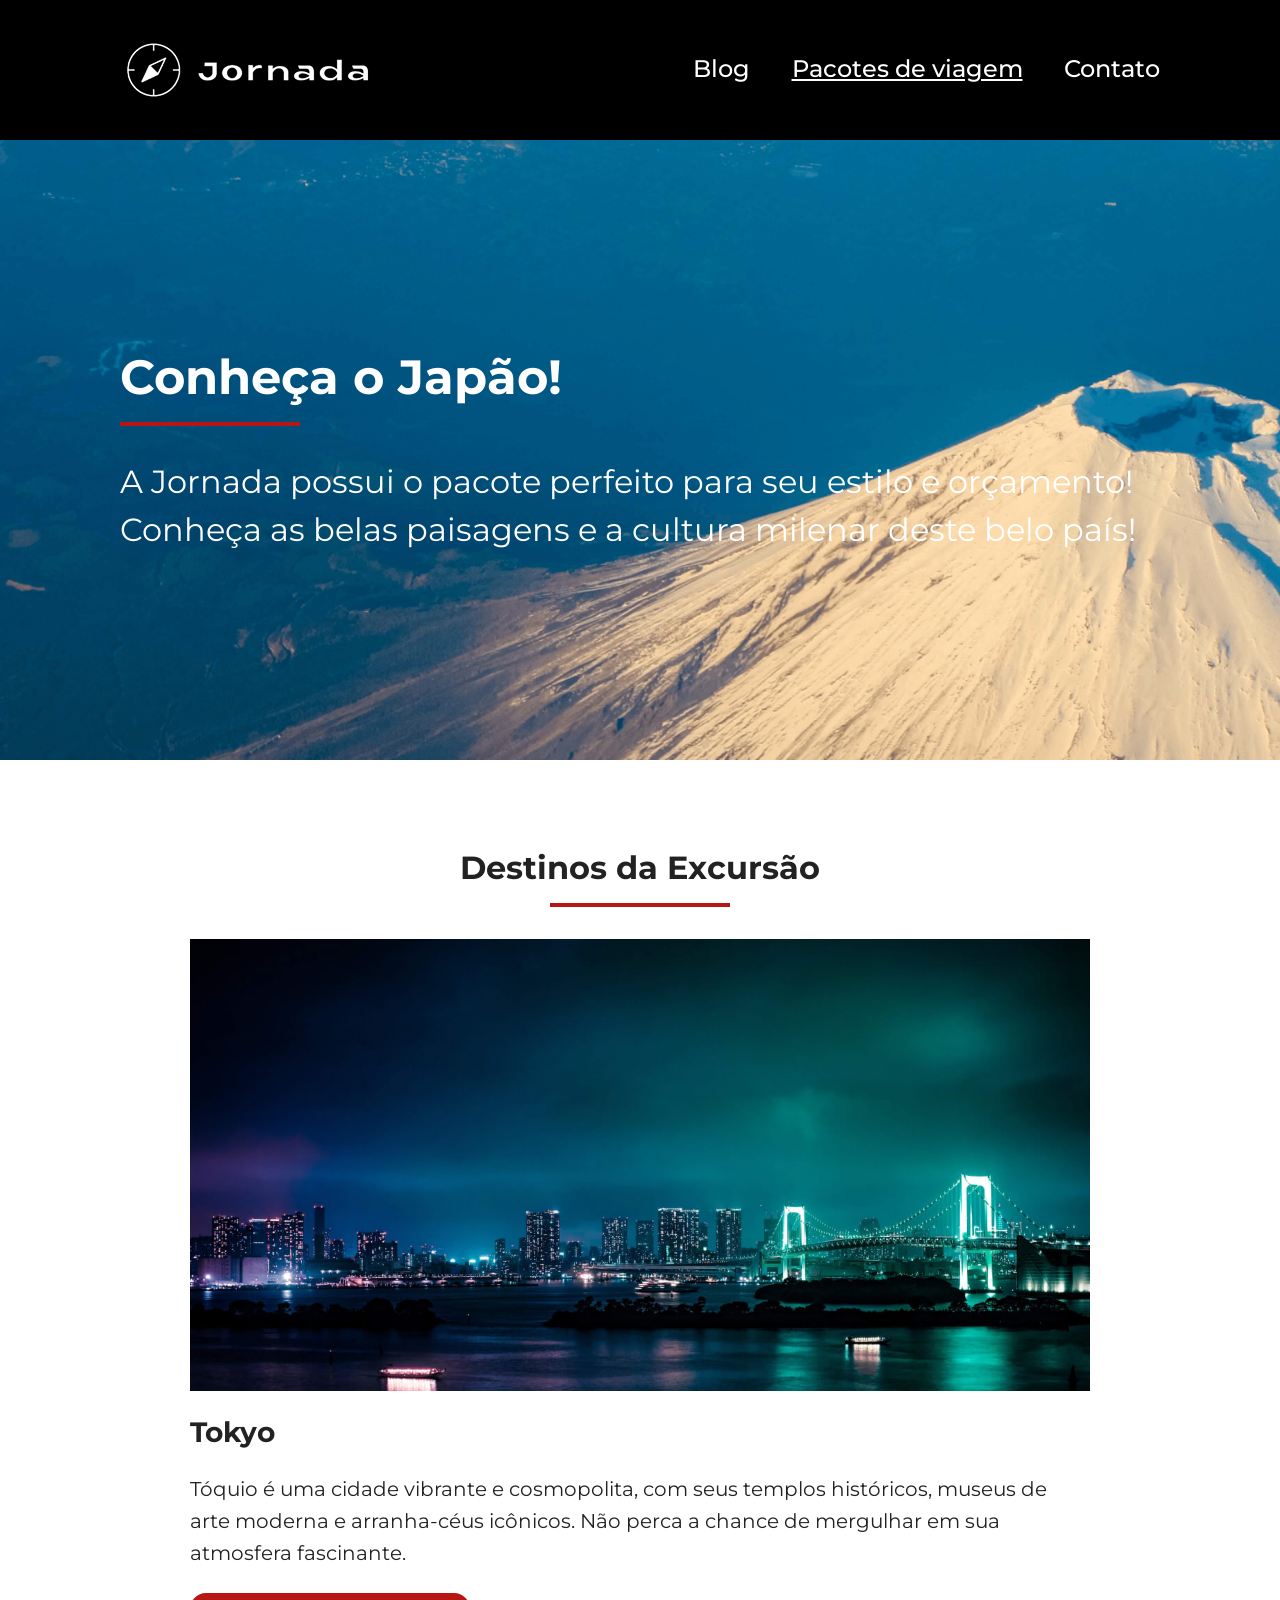
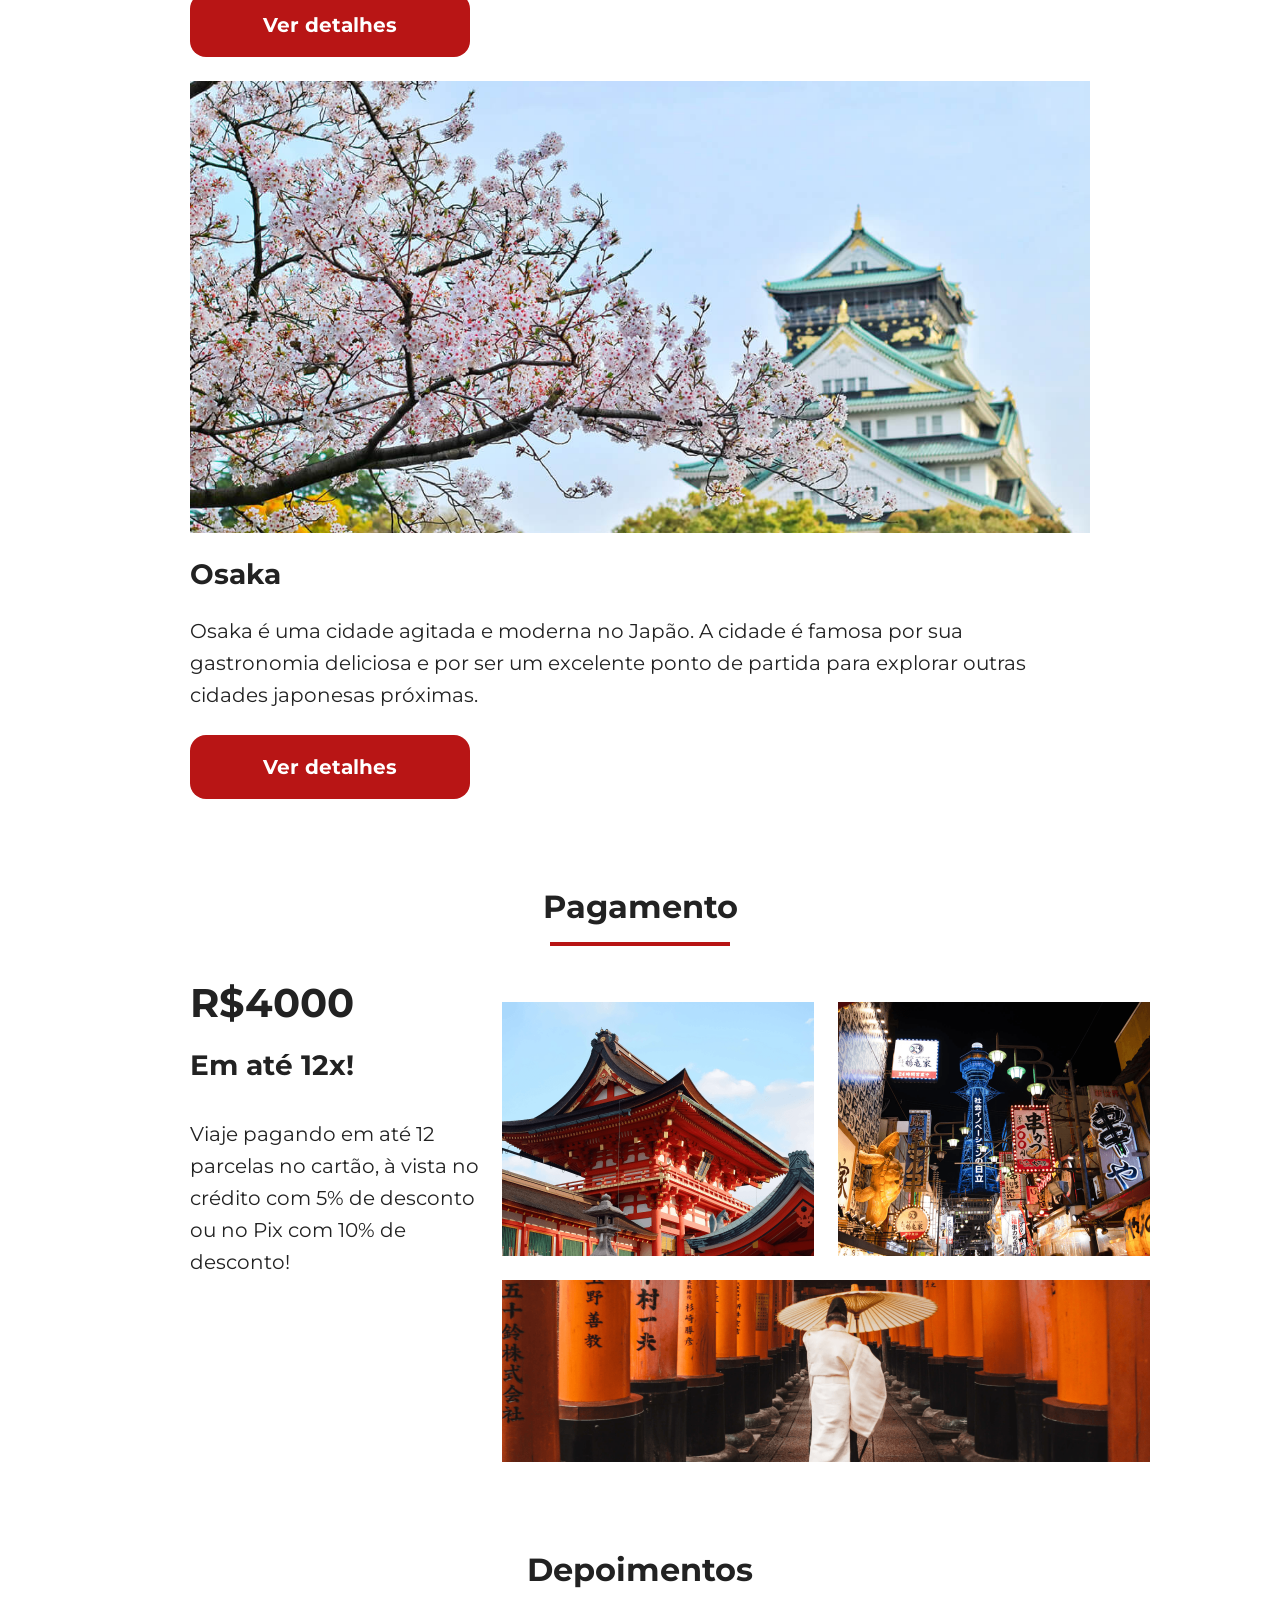
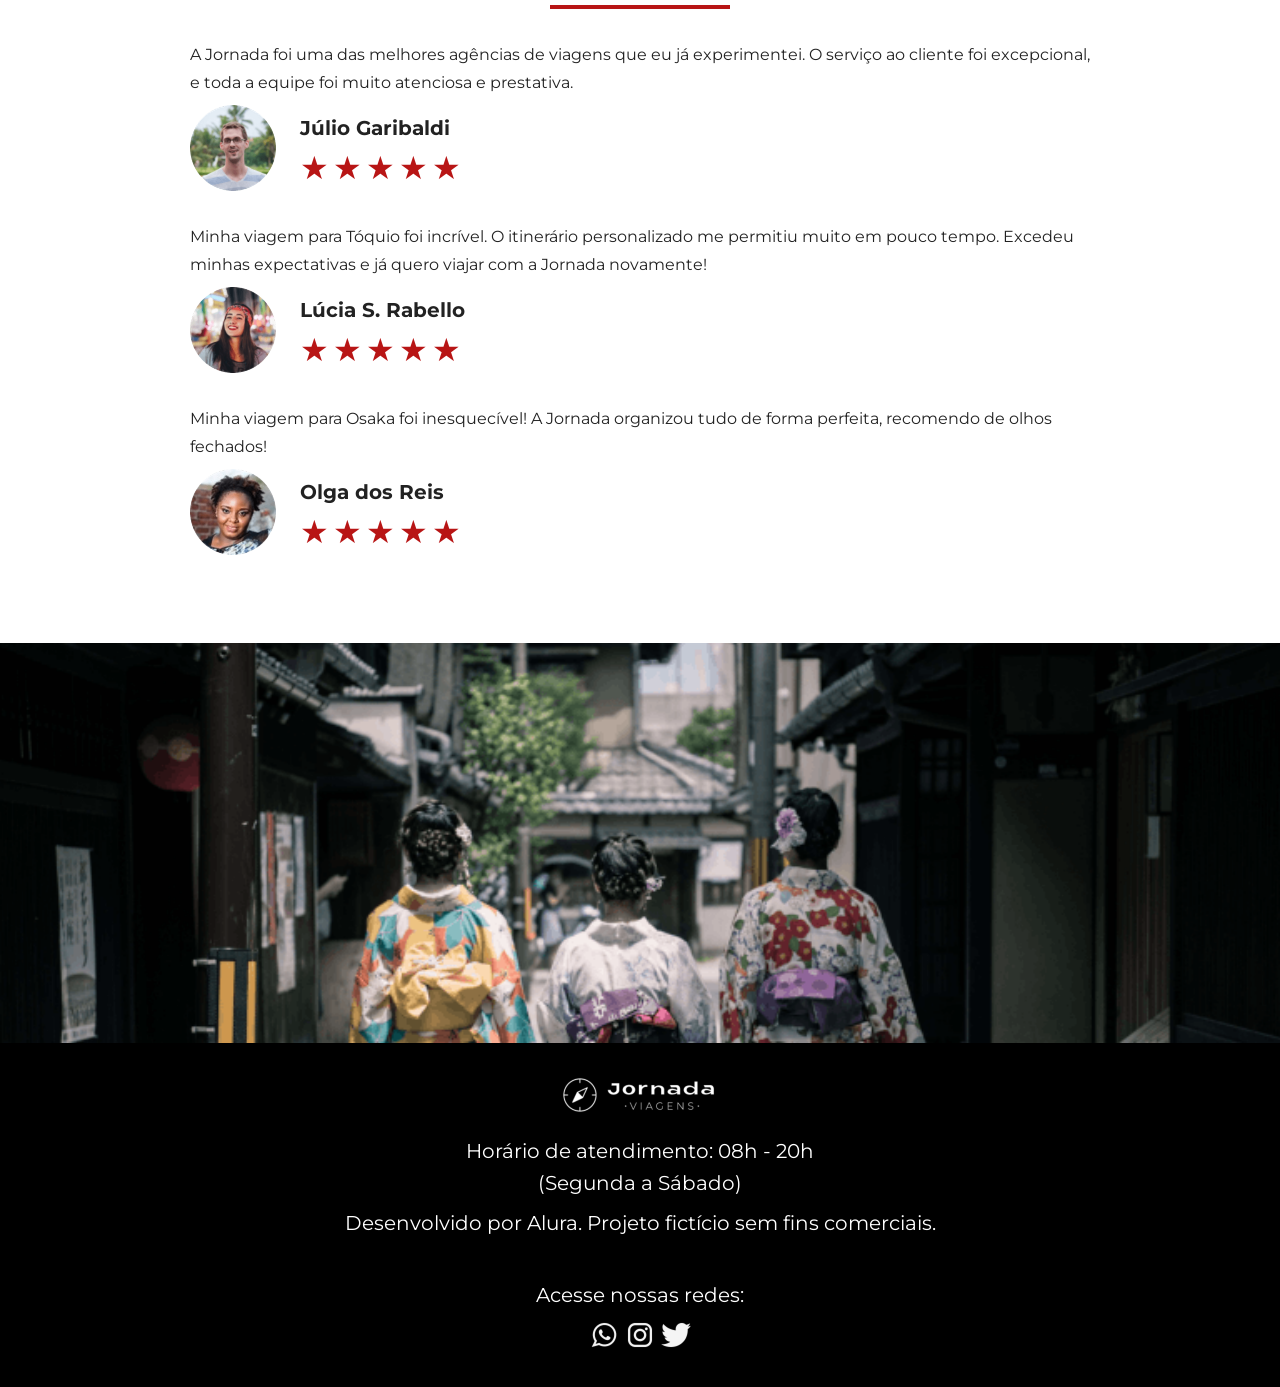
<file: pacotes-de-viagem.html>
<!doctype html>
<html lang="pt-BR">
  <head>
    <meta charset="UTF-8" />
    <meta name="viewport" content="width=device-width, initial-scale=1.0" />

    <meta
      name="description"
      content="Jornada Viagens, uma agência apaixonada por criar viagens inesquecíveis."
    />
    <meta name="og:title" content="Jornada Viagens" />
    <meta
      name="og:description"
      content="Jornada Viagens, uma agência apaixonada por criar viagens inesquecíveis."
    />
    <meta
      name="og:image"
      content="https://yazancan.github.io/jornada-viagens/img/logo-footer.png"
    />
    <meta name="og:type" content="website" />
    <meta name="og:url" content="https://yazancan.github.io/jornada-viagens" />

    <link rel="icon" href="/jornada-viagens/favico.svg" type="xml/svg" />
    <link rel="stylesheet" href="css/style.css" />
    <title>Pacotes de Viagem</title>
  </head>
  <body>
    <header class="main-header">
      <a class="logo" href="index.html" title="Voltar para a página inicial">
        <img
          class="img-mobile"
          src="img/bussola-jornada-branca.png"
          alt="Bussola do logo Jornada Viagens na cor branca"
        />
        <img
          class="img-desktop"
          src="img/bussola-texto-jornada-branca.png"
          alt="Logo Jornada Viagens na cor branca"
        />
      </a>
      <div class="navigation-menu">
        <label for="menu">
          <img src="img/menu.png" alt="menu" />
        </label>
        <input type="checkbox" id="menu" hidden />
        <nav>
          <ul class="list-links">
            <li>
              <a href="blog-da-jornada.html" target="_blank" title="Acessar Blog">Blog</a>
            </li>
            <li>
              <a
                class="active"
                href="pacotes-de-viagem.html"
                target="_blank"
                title="Acessar Pacotes de Viagem"
                >Pacotes de viagem</a
              >
            </li>
            <li>
              <a href="contatos.html" target="_blank" title="Acessar Contato"
                >Contato</a
              >
            </li>
          </ul>
        </nav>
      </div>
    </header>
    <main>
      <section class="hero-travel-packages">
        <div class="hero-img-travel-packages">
          <div class="section-title">
            <h1>Conheça o Japão!</h1>
            <hr />
            <p class="content-text">
              A Jornada possui o pacote perfeito para seu estilo e orçamento!
              Conheça as belas paisagens e a cultura milenar deste belo país!
            </p>
          </div>
        </div>
      </section>
      <section class="destinations">
        <div class="section-title">
          <h2>Destinos da Excursão</h2>
          <hr />
        </div>
        <div class="destination-items">
          <article class="item tokyo">
            <header>
              <div class="img-item"></div>
              <h3 class="content-title">Tokyo</h3>
            </header>
            <p class="content-text">
              Tóquio é uma cidade vibrante e cosmopolita, com seus templos
              históricos, museus de arte moderna e arranha-céus icônicos. Não
              perca a chance de mergulhar em sua atmosfera fascinante.
            </p>
            <footer>
              <a
                href="#"
                class="button"
                target="_blank"
                title="Veja mais detalhes do destino Tokyo"
                >Ver detalhes</a
              >
            </footer>
          </article>
          <article class="item osaka">
            <header>
              <div class="img-item"></div>
              <h3 class="content-title">Osaka</h3>
            </header>
            <p class="content-text">
              Osaka é uma cidade agitada e moderna no Japão. A cidade é famosa
              por sua gastronomia deliciosa e por ser um excelente ponto de
              partida para explorar outras cidades japonesas próximas.
            </p>
            <footer>
              <a
                href="#"
                class="button"
                target="_blank"
                title="Veja mais detalhes do destino Osaka"
                >Ver detalhes</a
              >
            </footer>
          </article>
        </div>
      </section>
      <section class="payments-travel-packages">
        <div class="section-title">
          <h2>Pagamento</h2>
          <hr />
        </div>
        <div class="content-container">
          <div class="text-content">
            <h3 class="content-title">R$4000</h3>
            <h4 class="payment-method">Em até 12x!</h4>
            <p class="content-text">
              Viaje pagando em até 12 parcelas no cartão, à vista no crédito com
              5% de desconto ou no Pix com 10% de desconto!
            </p>
          </div>
          <a
            href="#"
            class="button"
            target="_blank"
            title="Veja mais detalhes do destino Tokyo"
            >Ver detalhes</a
          >
          <div class="image-gallery">
            <div class="image one"></div>
            <div class="image two"></div>
            <div class="image three colspan-2"></div>
          </div>
        </div>
      </section>
      <section class="testimonials">
        <div class="section-title">
          <h2>Depoimentos</h2>
          <hr />
        </div>
        <div class="testimonial-container">
          <article>
            <header>
              <p>
                A Jornada foi uma das melhores agências de viagens que eu já
                experimentei. O serviço ao cliente foi excepcional, e toda a
                equipe foi muito atenciosa e prestativa.
              </p>
            </header>
            <footer>
              <img
                src="img/travel-packages/avatar-julio.png"
                alt="Imagem de perfil da cliente Júlio Garibaldi"
              />
              <div class="profile-content">
                <h3>Júlio Garibaldi</h3>
                <div class="rating">
                  <span class="star">★</span>
                  <span class="star">★</span>
                  <span class="star">★</span>
                  <span class="star">★</span>
                  <span class="star">★</span>
                </div>
              </div>
            </footer>
          </article>
          <article>
            <header>
              <p>
                Minha viagem para Tóquio foi incrível. O itinerário
                personalizado me permitiu muito em pouco tempo. Excedeu minhas
                expectativas e já quero viajar com a Jornada novamente!
              </p>
            </header>
            <footer>
              <img
                src="img/travel-packages/avatar-lucia.png"
                alt="Imagem de perfil do cliente Lúcia S. Rabello"
              />
              <div class="profile-content">
                <h3>Lúcia S. Rabello</h3>
                <div class="rating">
                  <span class="star">★</span>
                  <span class="star">★</span>
                  <span class="star">★</span>
                  <span class="star">★</span>
                  <span class="star">★</span>
                </div>
              </div>
            </footer>
          </article>
          <article>
            <header>
              <p>
                Minha viagem para Osaka foi inesquecível! A Jornada organizou
                tudo de forma perfeita, recomendo de olhos fechados!
              </p>
            </header>
            <footer>
              <img
                src="img/travel-packages/avatar-olga.png"
                alt="Imagem de perfil do cliente Olga dos Reis"
              />
              <div class="profile-content">
                <h3>Olga dos Reis</h3>
                <div class="rating">
                  <span class="star">★</span>
                  <span class="star">★</span>
                  <span class="star">★</span>
                  <span class="star">★</span>
                  <span class="star">★</span>
                </div>
              </div>
            </footer>
          </article>
        </div>
      </section>
      <section class="bottom-hero-travel-packages">
        <div class="hero-img"></div>
      </section>
    </main>
    <footer class="main-footer">
      <div class="footer-content">
        <img
          src="img/logo-footer.png"
          alt="Logo Jornada Viagens na cor branca"
        />
        <p>
          Horário de atendimento: 08h - 20h <br />
          (Segunda a Sábado)
        </p>
        <p>Desenvolvido por Alura. Projeto fictício sem fins comerciais.</p>
      </div>
      <div class="footer-social">
        <p>Acesse nossas redes:</p>
        <a
          href="#"
          target="_blank"
          title="Entre em contato através do WhatsApp do Jornada Viagens"
        >
          <img
            src="img/icone-whatsapp.png"
            alt="icone do WhatsApp na cor branca"
          />
        </a>
        <a
          href="#"
          target="_blank"
          title="Acesse o Instagram do Jornada Viagens"
        >
          <img
            src="img/icone-instagram.png"
            alt="icone do Instagram na cor branca"
          />
        </a>
        <a href="#" target="_blank" title="Acesse o Twitter do Jornada Viagens">
          <img
            src="img/icone-twitter.png"
            alt="icone do Twitter na cor branca"
          />
        </a>
      </div>
    </footer>
  </body>
</html>
</file>
<file: css/style.css>
@import url(global.css);
@import url(header.css);
@import url(hero.css);
@import url(offers.css);
@import url(category.css);
@import url(destinations.css);
@import url(payments.css);
@import url(testimonials.css);
@import url(footer.css);
@import url(blog.css);
@import url(contacts.css);
</file>
